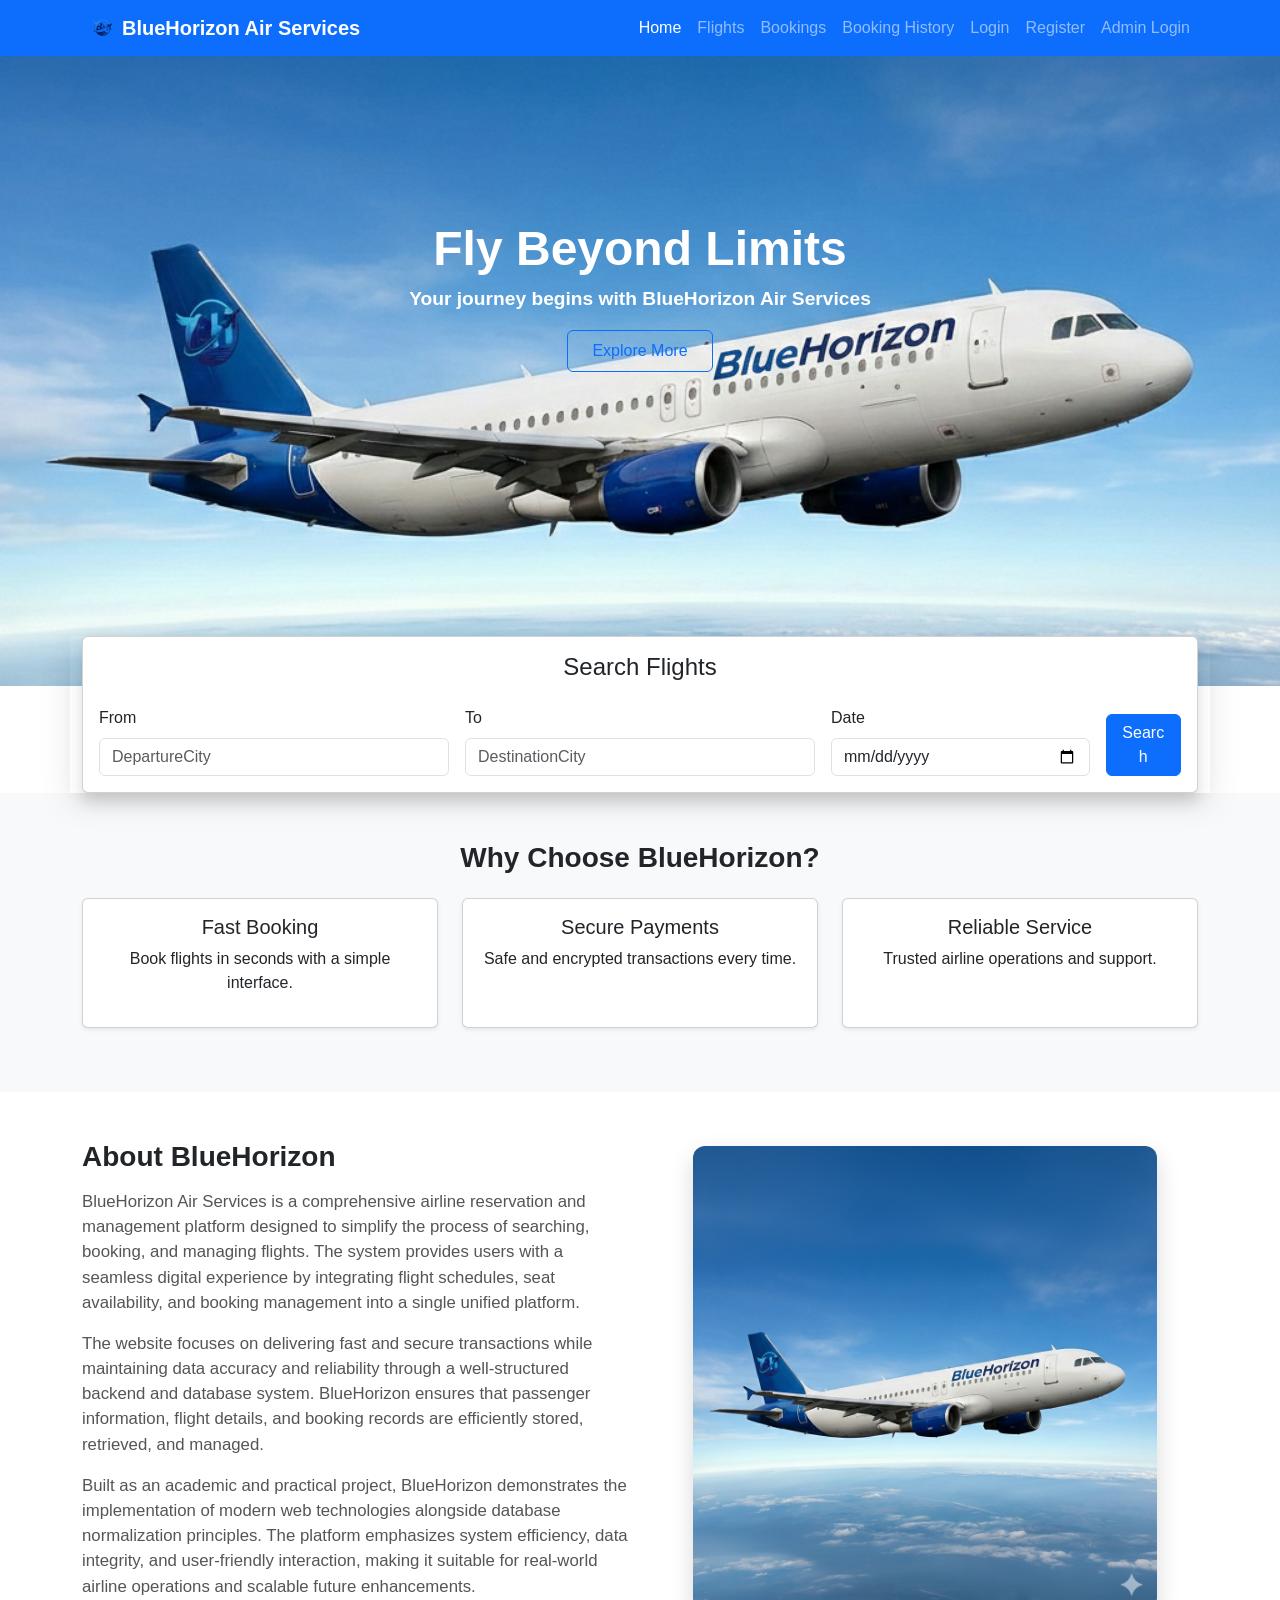
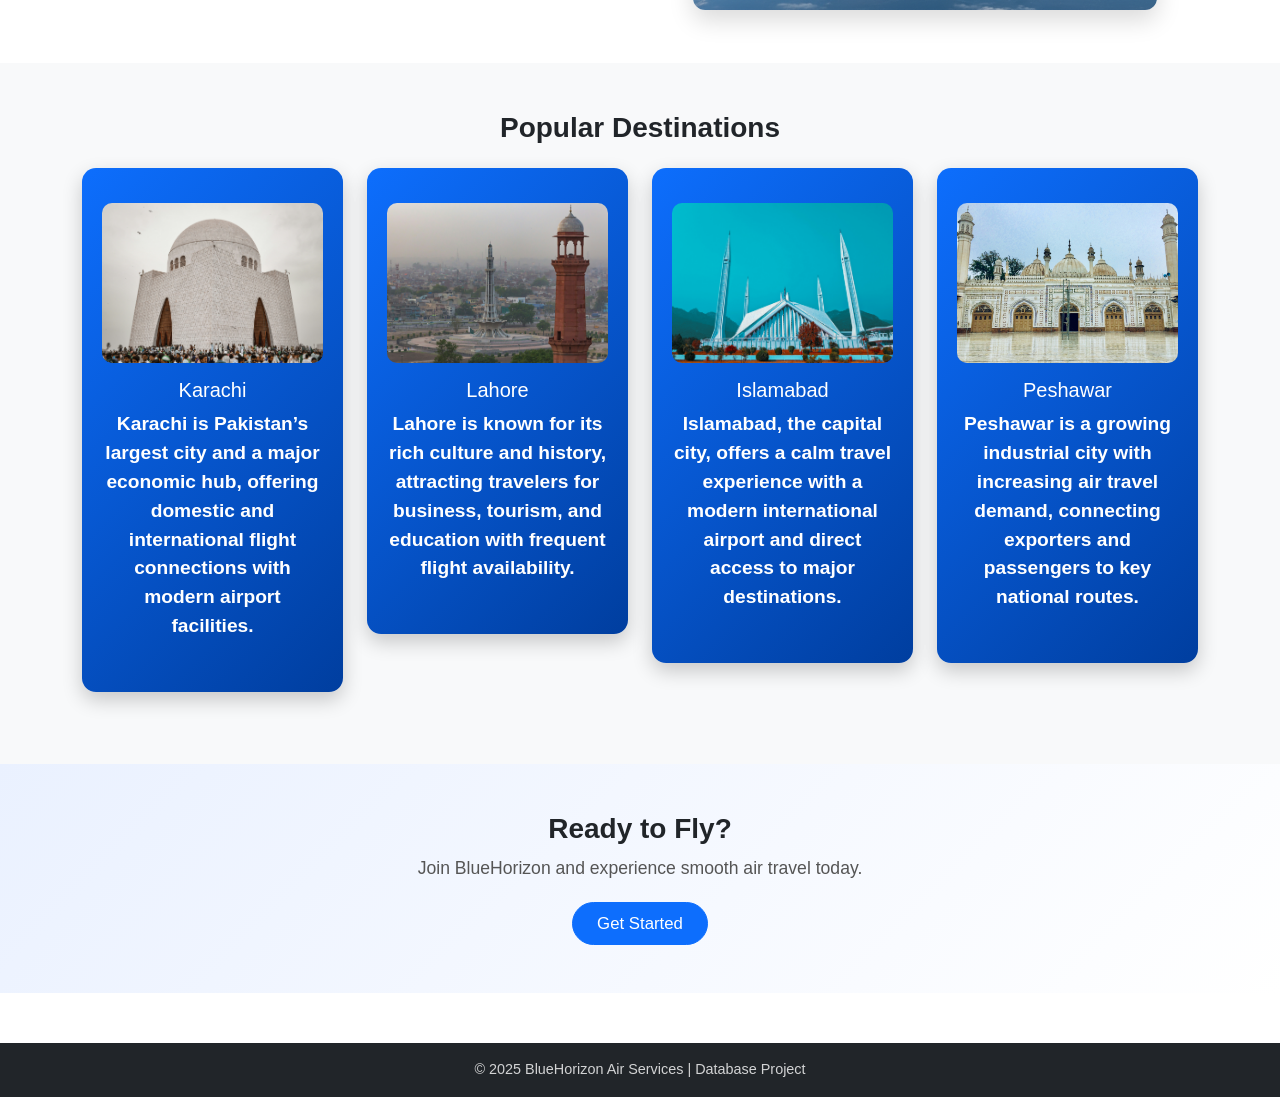
<file: public/index.html>
<!DOCTYPE html>
<html lang="en">

<head>
    <meta charset="UTF-8">
    <title> BlueHorizon Air Services</title>
    <link rel="icon" type="image/png" href="ChatGPT Image Dec 30, 2025, 06_00_56 AM.png">

    <meta name="viewport" content="width=device-width, initial-scale=1">

    <!-- Bootstrap -->
    <link href="https://cdn.jsdelivr.net/npm/bootstrap@5.3.2/dist/css/bootstrap.min.css" rel="stylesheet">

    <link rel="stylesheet" href="style.css">
</head>

<body>

    <!-- NAVBAR -->
    <!-- NAVBAR -->
    <nav class="navbar navbar-expand-lg navbar-dark bg-primary">
        <div class="container">
            <img src="logo2.png" alt="" class="logo-img">
            <a class="navbar-brand fw-bold" href="index.html">BlueHorizon Air Services</a>
            <button class="navbar-toggler" data-bs-toggle="collapse" data-bs-target="#navMenu">
                <span class="navbar-toggler-icon"></span>
            </button>

            <div class="collapse navbar-collapse" id="navMenu">
                <ul class="navbar-nav ms-auto">
                    <li class="nav-item">
                        <a class="nav-link active" href="index.html">Home</a>
                    </li>
                    <li class="nav-item">
                        <a class="nav-link" href="searchflight.html">Flights</a>
                    </li>
                    <li class="nav-item">
                        <a class="nav-link" href="bookings.html">Bookings</a>
                    </li>
                    <li class="nav-item">
                        <a class="nav-link" href="bookinghistory.html">Booking History</a>
                    </li>
                    <!-- Dynamic login/logout buttons -->
                    <li class="nav-item" id="loginNav">
                        <a class="nav-link" href="login.html">Login</a>
                    </li>
                    <li class="nav-item" id="registerNav">
                        <a class="nav-link" href="register.html">Register</a>
                    </li>
                    <!-- Logout button will be inserted here by JavaScript -->
                    <li class="nav-item">
                        <a class="nav-link" href="admin-login.html">Admin Login</a>
                    </li>
                </ul>
            </div>
        </div>
    </nav>

    <!-- HERO SECTION -->
    <section class="hero text-center">
        <div class="container">
            <h1>Fly Beyond Limits</h1>
            <p>Your journey begins with BlueHorizon Air Services</p>
            <a href="#features" class="btn btn-outline-primary px-4 py-2" type="button">Explore More</a>
        </div>
    </section>

    <!-- SEARCH SECTION -->
    <section class="container search-card">
        <div class="card shadow">
            <div class="card-body">
                <h4 class="text-center mb-4">Search Flights</h4>

                <form id="searchForm" class="row g-3">

                    <div class="col-md-4">
                        <label class="form-label">From</label>
                        <input type="text" id="departureCity" class="form-control" placeholder="DepartureCity" required>
                    </div>

                    <div class="col-md-4">
                        <label class="form-label">To</label>
                        <input type="text" id="destinationCity" class="form-control" placeholder="DestinationCity"
                            required>
                    </div>

                    <div class="col-md-3">
                        <label class="form-label">Date</label>
                        <input type="date" id="date" class="form-control" required>
                    </div>

                    <div class="col-md-1 d-flex align-items-end">
                        <button type="submit" class="btn btn-primary w-100">Search</button>
                    </div>

                </form>





            </div>
        </div>
    </section>

    <!-- FEATURES -->
    <section class="py-5 bg-light" id="features">
        <div class="container text-center">
            <h3 class="fw-bold mb-4">Why Choose BlueHorizon?</h3>

            <div class="row">
                <div class="col-md-4 mb-3">
                    <div class="card shadow-sm h-100">
                        <div class="card-body">
                            <h5>Fast Booking</h5>
                            <p>Book flights in seconds with a simple interface.</p>
                        </div>
                    </div>
                </div>

                <div class="col-md-4 mb-3">
                    <div class="card shadow-sm h-100">
                        <div class="card-body">
                            <h5>Secure Payments</h5>
                            <p>Safe and encrypted transactions every time.</p>
                        </div>
                    </div>
                </div>

                <div class="col-md-4 mb-3">
                    <div class="card shadow-sm h-100">
                        <div class="card-body">
                            <h5>Reliable Service</h5>
                            <p>Trusted airline operations and support.</p>
                        </div>
                    </div>
                </div>
            </div>
        </div>
    </section>
    <section class="about-section py-5">
        <div class="container">
            <div class="row align-items-center">
                <div class="col-md-6">
                    <h3 class="fw-bold">About BlueHorizon</h3>

                    <p>
                        BlueHorizon Air Services is a comprehensive airline reservation and
                        management platform designed to simplify the process of searching,
                        booking, and managing flights. The system provides users with a
                        seamless digital experience by integrating flight schedules,
                        seat availability, and booking management into a single unified
                        platform.
                    </p>

                    <p>
                        The website focuses on delivering fast and secure transactions while
                        maintaining data accuracy and reliability through a well-structured
                        backend and database system. BlueHorizon ensures that passenger
                        information, flight details, and booking records are efficiently
                        stored, retrieved, and managed.
                    </p>

                    <p>
                        Built as an academic and practical project, BlueHorizon demonstrates
                        the implementation of modern web technologies alongside database
                        normalization principles. The platform emphasizes system efficiency,
                        data integrity, and user-friendly interaction, making it suitable
                        for real-world airline operations and scalable future enhancements.
                    </p>
                </div>

                <div class="col-md-6 text-center">
                    <img src="Overlogo.png" class="img-fluid about-img" alt="Airplane">
                </div>
            </div>
        </div>
    </section>

    <section class="destinations py-5 bg-light">
        <div class="container text-center">
            <h3 class="fw-bold mb-4">Popular Destinations</h3>

            <div class="row">
                <!-- Karachi -->
                <div class="col-md-3 mb-4">
                    <div class="destination-card">
                        <img src="Karachi.jpg" alt="Karachi" class="destination-img">
                        <h5>Karachi</h5>
                        <p>
                            Karachi is Pakistan’s largest city and a major economic hub,
                            offering domestic and international flight connections with
                            modern airport facilities.
                        </p>
                    </div>
                </div>

                <!-- Lahore -->
                <div class="col-md-3 mb-4">
                    <div class="destination-card">
                        <img src="Lahore.jpg" alt="Lahore" class="destination-img">
                        <h5>Lahore</h5>
                        <p>
                            Lahore is known for its rich culture and history, attracting
                            travelers for business, tourism, and education with frequent
                            flight availability.
                        </p>
                    </div>
                </div>

                <!-- Islamabad -->
                <div class="col-md-3 mb-4">
                    <div class="destination-card">
                        <img src="islamabad.jpg" alt="Islamabad" class="destination-img">
                        <h5>Islamabad</h5>
                        <p>
                            Islamabad, the capital city, offers a calm travel experience
                            with a modern international airport and direct access to major
                            destinations.
                        </p>
                    </div>
                </div>

                <!-- Sialkot -->
                <div class="col-md-3 mb-4">
                    <div class="destination-card">
                        <img src="peshawar.jpg" alt="Sialkot" class="destination-img">
                        <h5>Peshawar</h5>
                        <p>
                            Peshawar is a growing industrial city with increasing air travel
                            demand, connecting exporters and passengers to key national
                            routes.
                        </p>
                    </div>
                </div>
            </div>
        </div>
    </section>


    <section class="cta-section py-5 text-center">
        <div class="container">
            <h3 class="fw-bold">Ready to Fly?</h3>
            <p>Join BlueHorizon and experience smooth air travel today.</p>
            <a href="register.html" class="btn btn-primary px-4 py-2">Get Started</a>
        </div>
    </section>


    <!-- FOOTER -->
    <footer class="text-center py-3">
        <p class="mb-0">© 2025 BlueHorizon Air Services | Database Project</p>
    </footer>


    <!-- Bootstrap JS -->
    <script src="https://cdn.jsdelivr.net/npm/bootstrap@5.3.2/dist/js/bootstrap.bundle.min.js"></script>
    <!-- Bootstrap Icons -->
    <link rel="stylesheet" href="https://cdn.jsdelivr.net/npm/bootstrap-icons@1.10.0/font/bootstrap-icons.css">
    <!-- Your scripts -->
    <script src="searchflight.js"></script>
    <script src="login.js"></script>
    <script src="index.js"></script>


</body>

</html>
</file>
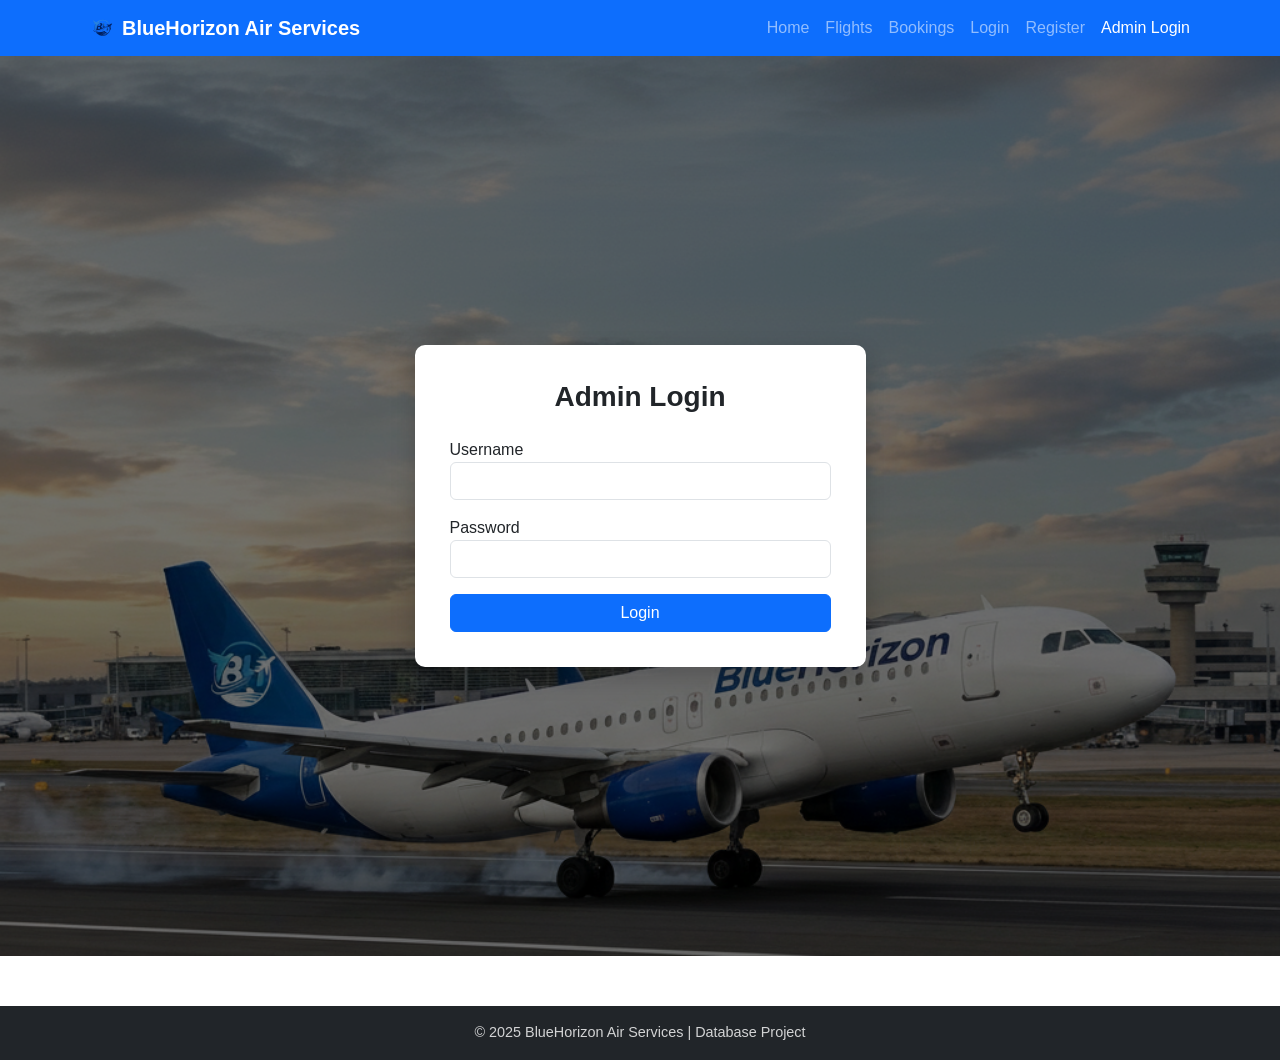
<file: public/admin-dashboard.html>
<!DOCTYPE html>
<html lang="en">

<head>
    <meta charset="UTF-8">
    <title>Admin Dashboard | BlueHorizon</title>
    <meta name="viewport" content="width=device-width, initial-scale=1">
    <link href="https://cdn.jsdelivr.net/npm/bootstrap@5.3.2/dist/css/bootstrap.min.css" rel="stylesheet">
    <link rel="stylesheet" href="style.css">
</head>

<body>

    <!-- NAVBAR -->
    <nav class="navbar navbar-expand-lg navbar-dark bg-primary">
        <div class="container">
            <img src="logo2.png" alt="" class="logo-img">
            <a class="navbar-brand fw-bold" href="#">BlueHorizon Air Services</a>
            <button class="navbar-toggler" data-bs-toggle="collapse" data-bs-target="#navMenu">
                <span class="navbar-toggler-icon"></span>
            </button>
            <div class="collapse navbar-collapse" id="navMenu">
                <ul class="navbar-nav ms-auto">
                    <li class="nav-item"><a class="nav-link" href="index.html">Home</a></li>
                    <li class="nav-item"><a class="nav-link" href="searchflight.html">Flights</a></li>
                    <li class="nav-item"><a class="nav-link" href="bookings.html">Bookings</a></li>
                    <li class="nav-item"><a class="nav-link" href="admin-dashboard.html">Admin Dashboard</a></li>
                    <li class="nav-item"><a class="nav-link" href="#" onclick="adminLogout()">Logout</a></li>
                </ul>
            </div>
        </div>
    </nav>

    <!-- ADMIN DASHBOARD -->
    <section class="admin-dashboard py-5">
        <div class="container">
            <!-- Welcome Header -->
            <div class="text-center mb-5">
                <h1 class="display-5 fw-bold text-primary">Admin Dashboard</h1>
                <p class="lead text-muted">Manage your airline system efficiently</p>
            </div>

            <!-- Management Options -->
            <div class="row justify-content-center">
                <div class="col-md-4 mb-4">
                    <div class="dashboard-card text-center h-100">
                        <div class="mb-4">
                            <div class="admin-icon flight-icon">✈️</div>
                        </div>
                        <h3 class="mb-3">Manage Flights</h3>
                        <p class="text-muted mb-4">Add, edit, or remove flights from the system</p>
                        <a href="admin-flights.html" class="btn btn-primary w-100">Go to Flight Management</a>
                    </div>
                </div>

                <div class="col-md-4 mb-4">
                    <div class="dashboard-card text-center h-100">
                        <div class="mb-4">
                            <div class="admin-icon user-icon">👥</div>
                        </div>
                        <h3 class="mb-3">Manage Users</h3>
                        <p class="text-muted mb-4">View and manage user accounts and permissions</p>
                        <a href="admin-users.html" class="btn btn-primary w-100">Go to User Management</a>
                    </div>
                </div>

                <div class="col-md-4 mb-4">
                    <div class="dashboard-card text-center h-100">
                        <div class="mb-4">
                            <div class="admin-icon notification-icon">🔔</div>
                        </div>
                        <h3 class="mb-3">Notifications</h3>
                        <p class="text-muted mb-4">View system notifications and alerts</p>
                        <a href="admin-notifications.html" class="btn btn-primary w-100">View Notifications</a>
                    </div>
                </div>
            </div>

            <!-- Quick Links -->
            <div class="row mt-5">
                <div class="col-12">
                    <div class="dashboard-card">
                        <h4 class="mb-4">Quick Links</h4>
                        <div class="row">
                            <div class="col-md-3 mb-3">
                                <a href="admin-login.html" class="btn btn-outline-primary w-100">Admin Login</a>
                            </div>
                            <div class="col-md-3 mb-3">
                                <a href="searchflight.html" class="btn btn-outline-primary w-100">Flight Search</a>
                            </div>
                            <div class="col-md-3 mb-3">
                                <a href="bookings.html" class="btn btn-outline-primary w-100">View Bookings</a>
                            </div>
                            <div class="col-md-3 mb-3">
                                <a href="index.html" class="btn btn-outline-primary w-100">Back to Home</a>
                            </div>
                        </div>
                    </div>
                </div>
            </div>
        </div>
    </section>

    <!-- FOOTER -->
    <footer class="text-center py-3">
        <p class="mb-0">© 2025 BlueHorizon Air Services | Database Project</p>
    </footer>

    <script>
        if (localStorage.getItem("isAdmin") !== "true") {
            window.location.href = "admin-login.html";
        }

        function adminLogout() {
            localStorage.removeItem("isAdmin");
            window.location.href = "admin-login.html";
        }
    </script>

</body>

</html>
</file>
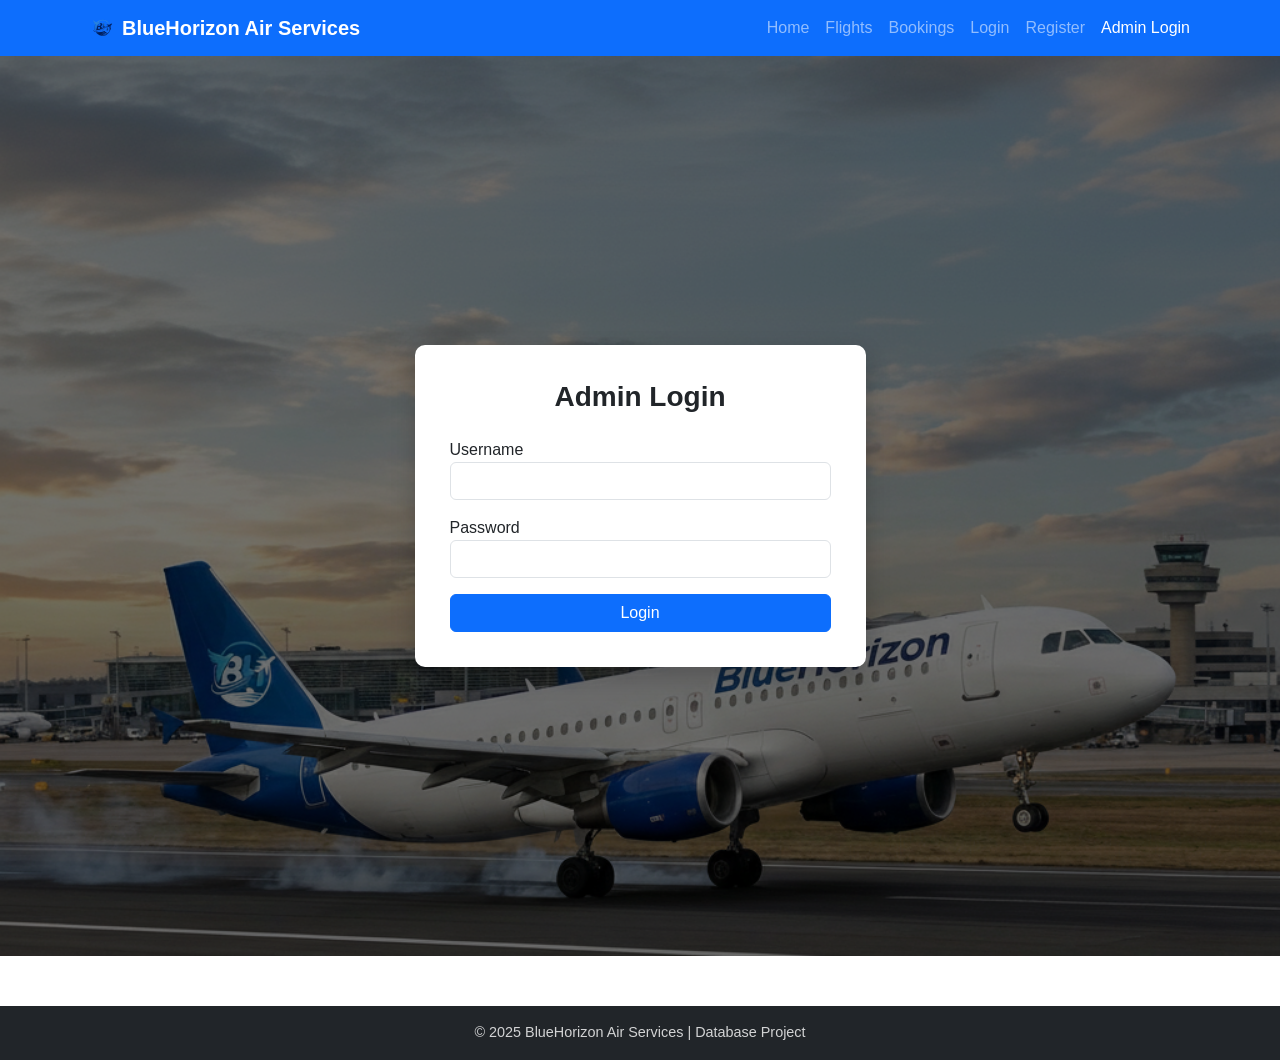
<file: public/admin-flights.html>
<!DOCTYPE html>
<html lang="en">

<head>
    <meta charset="UTF-8">
    <title>Manage Flights | BlueHorizon</title>
    <meta name="viewport" content="width=device-width, initial-scale=1">
    <link href="https://cdn.jsdelivr.net/npm/bootstrap@5.3.2/dist/css/bootstrap.min.css" rel="stylesheet">
    <link rel="stylesheet" href="https://cdn.jsdelivr.net/npm/bootstrap-icons@1.11.1/font/bootstrap-icons.css">
    <link rel="stylesheet" href="style.css">
</head>

<body>

    <!-- NAVBAR -->
    <nav class="navbar navbar-expand-lg navbar-dark bg-primary">
        <div class="container">
            <img src="logo2.png" alt="" class="logo-img">
            <a class="navbar-brand fw-bold" href="#">BlueHorizon Air Services</a>
            <button class="navbar-toggler" data-bs-toggle="collapse" data-bs-target="#navMenu">
                <span class="navbar-toggler-icon"></span>
            </button>
            <div class="collapse navbar-collapse" id="navMenu">
                <ul class="navbar-nav ms-auto">
                    <li class="nav-item"><a class="nav-link" href="index.html">Home</a></li>
                    <li class="nav-item"><a class="nav-link" href="admin-dashboard.html">Admin Dashboard</a></li>
                    <li class="nav-item"><a class="nav-link active" href="admin-flights.html">Manage Flights</a></li>
                    <li class="nav-item"><a class="nav-link" href="admin-users.html">Manage Users</a></li>
                    <li class="nav-item"><a class="nav-link" href="admin-notifications.html">Notifications</a></li>
                    <li class="nav-item"><a class="nav-link" href="#" onclick="adminLogout()">Logout</a></li>
                </ul>
            </div>
        </div>
    </nav>

    <!-- FLIGHT MANAGEMENT SECTION -->
    <section class="flight-management">
        <div class="container">
            <!-- Page Header -->
            <div class="page-header">
                <h2><i class="bi bi-airplane me-2"></i>Manage Flights</h2>
                <a href="admin-dashboard.html" class="back-btn">
                    <i class="bi bi-arrow-left"></i> Back to Dashboard
                </a>
            </div>

            <!-- Search and Actions -->
            <div class="search-section">
                <div class="search-box">
                    <div class="input-group">
                        <input type="text" id="searchInput" class="form-control"
                            placeholder="Search by flight number, departure or destination...">
                        <button class="btn btn-primary" onclick="searchFlights()">
                            <i class="bi bi-search me-2"></i> Search
                        </button>
                    </div>
                </div>
                <button class="add-flight-btn" onclick="showAddForm()">
                    <i class="bi bi-plus-circle"></i> Add New Flight
                </button>
            </div>

            <!-- Add Flight Form (Initially Hidden) -->
            <div id="addFlightForm" class="add-form-container" style="display: none;">
                <div class="add-form-header">
                    <h4><i class="bi bi-plus-circle me-2"></i>Add New Flight</h4>
                    <button class="close-btn" onclick="hideAddForm()">
                        <i class="bi bi-x"></i>
                    </button>
                </div>
                <div class="add-form-body">
                    <div class="form-row">
                        <div class="form-group">
                            <label>Flight Number *</label>
                            <input type="text" id="addFlightNumber" class="form-control" placeholder="e.g., BH101"
                                required>
                        </div>
                        <div class="form-group">
                            <label>Price (PKR) *</label>
                            <input type="number" id="addPrice" class="form-control" placeholder="e.g., 5000" min="0"
                                required>
                        </div>
                    </div>
                    <div class="form-row">
                        <div class="form-group">
                            <label>Departure City *</label>
                            <input type="text" id="addDepartureCity" class="form-control" placeholder="e.g., Delhi"
                                required>
                        </div>
                        <div class="form-group">
                            <label>Destination City *</label>
                            <input type="text" id="addDestinationCity" class="form-control" placeholder="e.g., Mumbai"
                                required>
                        </div>
                    </div>
                    <div class="form-row">
                        <div class="form-group">
                            <label>Departure Date *</label>
                            <input type="date" id="addDepartureDate" class="form-control" required>
                        </div>
                        <div class="form-group">
                            <label>Departure Time *</label>
                            <input type="time" id="addDepartureTime" class="form-control" required>
                        </div>
                        <div class="form-group">
                            <label>Arrival Time *</label>
                            <input type="time" id="addArrivalTime" class="form-control" required>
                        </div>
                    </div>
                    <div class="form-actions">
                        <button class="btn btn-cancel" onclick="hideAddForm()">
                            <i class="bi bi-x me-2"></i> Cancel
                        </button>
                        <button class="btn btn-save" onclick="addFlight()">
                            <i class="bi bi-check me-2"></i> Add Flight
                        </button>
                    </div>
                </div>
            </div>

            <!-- Edit Flight Form (Initially Hidden) -->
            <div id="editFlightForm" class="edit-form-container" style="display: none;">
                <div class="edit-form-header">
                    <h4><i class="bi bi-pencil me-2"></i>Edit Flight</h4>
                    <button class="close-btn" onclick="cancelEdit()">
                        <i class="bi bi-x"></i>
                    </button>
                </div>
                <div class="edit-form-body">
                    <input type="hidden" id="editFlightId">
                    <div class="form-row">
                        <div class="form-group">
                            <label>Flight Number *</label>
                            <input type="text" id="editFlightNumber" class="form-control" required>
                        </div>
                        <div class="form-group">
                            <label>Price (PKR) *</label>
                            <input type="number" id="editPrice" class="form-control" min="0" required>
                        </div>
                    </div>
                    <div class="form-row">
                        <div class="form-group">
                            <label>Departure City *</label>
                            <input type="text" id="editDepartureCity" class="form-control" required>
                        </div>
                        <div class="form-group">
                            <label>Destination City *</label>
                            <input type="text" id="editDestinationCity" class="form-control" required>
                        </div>
                    </div>
                    <div class="form-row">
                        <div class="form-group">
                            <label>Departure Date *</label>
                            <input type="date" id="editDepartureDate" class="form-control" required>
                        </div>
                        <div class="form-group">
                            <label>Departure Time *</label>
                            <input type="time" id="editDepartureTime" class="form-control" required>
                        </div>
                        <div class="form-group">
                            <label>Arrival Time *</label>
                            <input type="time" id="editArrivalTime" class="form-control" required>
                        </div>
                    </div>
                    <div class="form-actions">
                        <button class="btn btn-cancel" onclick="cancelEdit()">
                            <i class="bi bi-x me-2"></i> Cancel
                        </button>
                        <button class="btn btn-save" onclick="saveFlight()">
                            <i class="bi bi-check me-2"></i> Save Changes
                        </button>
                    </div>
                </div>
            </div>

            <!-- Loading State -->
            <div id="loadingSpinner" class="loading-state" style="display: none;">
                <div class="spinner-border" role="status">
                    <span class="visually-hidden">Loading...</span>
                </div>
                <p class="mt-3">Loading flights...</p>
            </div>

            <!-- Flights Table -->
            <div id="flightsTable" class="flights-table-container" style="display: none;">
                <table class="table table-hover">
                    <thead>
                        <tr>
                            <th>ID</th>
                            <th>Flight No.</th>
                            <th>Route</th>
                            <th>Date</th>
                            <th>Time</th>
                            <th>Price</th>
                            <th>Actions</th>
                        </tr>
                    </thead>
                    <tbody id="flightsTableBody">
                        <!-- Flights will be loaded here -->
                    </tbody>
                </table>
            </div>

            <!-- Empty State -->
            <div id="noFlightsMessage" class="empty-state" style="display: none;">
                <i class="bi bi-airplane"></i>
                <h4>No Flights Found</h4>
                <p>There are no flights in the system yet.</p>
                <button class="add-flight-btn" onclick="showAddForm()">
                    <i class="bi bi-plus-circle"></i> Add First Flight
                </button>
            </div>

            <!-- Error State -->
            <div id="errorMessage" class="error-state" style="display: none;">
                <i class="bi bi-exclamation-triangle"></i>
                <h4>Error Loading Flights</h4>
                <p id="errorText">Failed to load flights. Please try again.</p>
            </div>

        </div>
    </section>

    <!-- Delete Confirmation Dialog -->
    <div id="confirmationDialog" class="confirmation-dialog">
        <div class="confirmation-box">
            <div class="confirmation-header">
                <i class="bi bi-exclamation-triangle"></i>
                <h4>Confirm Delete</h4>
                <button class="close-btn" onclick="hideConfirmation()">
                    <i class="bi bi-x"></i>
                </button>
            </div>
            <div class="confirmation-body">
                <p>Are you sure you want to delete this flight? This action cannot be undone.</p>
                <input type="hidden" id="deleteFlightId">
            </div>
            <div class="confirmation-actions">
                <button class="btn btn-cancel" onclick="hideConfirmation()">
                    <i class="bi bi-x me-2"></i> Cancel
                </button>
                <button class="btn btn-delete-confirm" onclick="confirmDelete()">
                    <i class="bi bi-trash me-2"></i> Delete Flight
                </button>
            </div>
        </div>
    </div>

    <!-- Success Message -->
    <div id="successMessage" class="success-message" style="display: none;">
        <i class="bi bi-check-circle"></i>
        <span id="successText">Operation completed successfully!</span>
        <button class="close-btn" onclick="hideSuccess()">
            <i class="bi bi-x"></i>
        </button>
    </div>

    <!-- FOOTER -->
    <footer class="text-center py-3">
        <p class="mb-0">© 2025 BlueHorizon Air Services | Database Project</p>
    </footer>

    <script>
        // Check admin authentication
        if (localStorage.getItem("isAdmin") !== "true") {
            window.location.href = "admin-login.html";
        }

        function adminLogout() {
            localStorage.removeItem("isAdmin");
            window.location.href = "admin-login.html";
        }
    </script>
    <script src="admin-flights.js"></script>

</body>

</html>
</file>
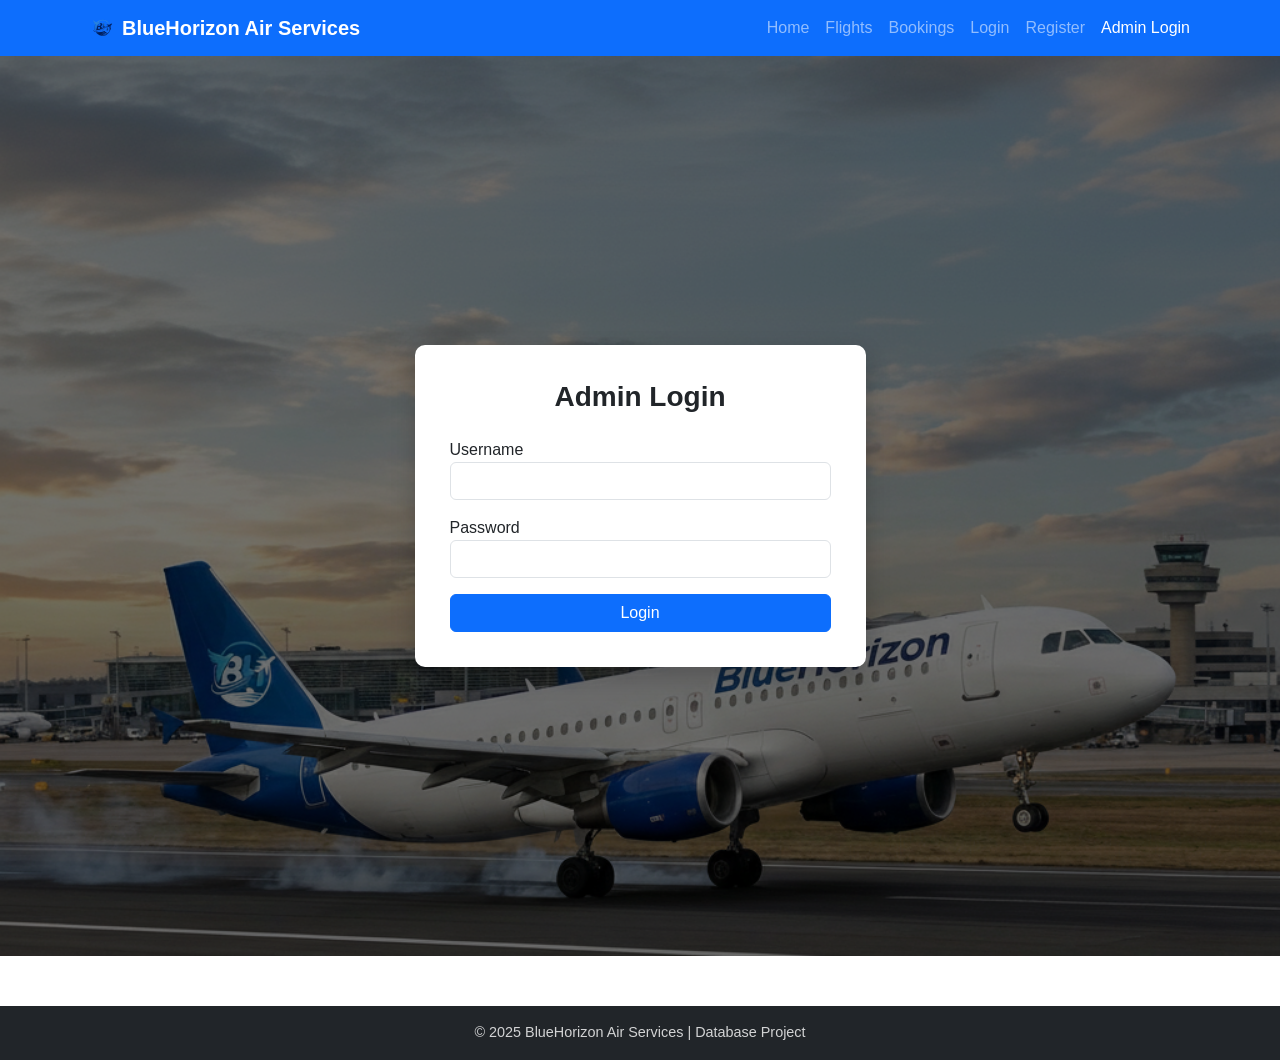
<file: public/admin-login.html>
<!DOCTYPE html>
<html lang="en">

<head>
    <meta charset="UTF-8">
    <title>Admin Login | BlueHorizon</title>
    <meta name="viewport" content="width=device-width, initial-scale=1">

    <!-- Bootstrap -->
    <link href="https://cdn.jsdelivr.net/npm/bootstrap@5.3.2/dist/css/bootstrap.min.css" rel="stylesheet">
    <link rel="stylesheet" href="style.css">
</head>

<body>

    <!-- NAVBAR -->
    <nav class="navbar navbar-expand-lg navbar-dark bg-primary">
        <div class="container">
            <img src="logo2.png" alt="" class="logo-img">
            <a class="navbar-brand fw-bold" href="#">BlueHorizon Air Services</a>
            <button class="navbar-toggler" data-bs-toggle="collapse" data-bs-target="#navMenu">
                <span class="navbar-toggler-icon"></span>
            </button>

            <div class="collapse navbar-collapse" id="navMenu">
                <ul class="navbar-nav ms-auto">
                    <li class="nav-item"><a class="nav-link " href="index.html">Home</a></li>
                    <li class="nav-item"><a class="nav-link" href="searchflight.html">Flights</a></li>
                    <li class="nav-item"><a class="nav-link" href="bookings.html">Bookings</a></li>
                    <li class="nav-item"><a class="nav-link " href="login.html" id="loginNav">Login</a></li>
                    <li class="nav-item"><a class="nav-link" href="register.html" id="registerNav">Register</a></li>
                    <li class="nav-item"><a class="nav-link active" href="admin-login.html">Admin Login</a></li>
                </ul>
            </div>
        </div>
    </nav>

    <!-- LOGIN SECTION -->
    <section class="auth-section">
        <div class="container">
            <div class="row justify-content-center">
                <div class="col-md-5">

                    <div class="auth-card">
                        <h3 class="text-center mb-4">Admin Login</h3>

                        <form onsubmit="return adminLogin()">
                            <div class="mb-3">
                                <label>Username</label>
                                <input type="text" id="adminUser" class="form-control" required>
                            </div>

                            <div class="mb-3">
                                <label>Password</label>
                                <input type="password" id="adminPass" class="form-control" required>
                            </div>

                            <p id="errorMsg" class="text-danger text-center"></p>

                            <button class="btn btn-primary w-100">Login</button>
                        </form>
                    </div>

                </div>
            </div>
        </div>
    </section>


    <!-- FOOTER -->
    <footer class="text-center py-3">
        <p class="mb-0">© 2025 BlueHorizon Air Services | Database Project</p>
    </footer>


    <script src="admin-login.js"></script>

</body>

</html>
</file>
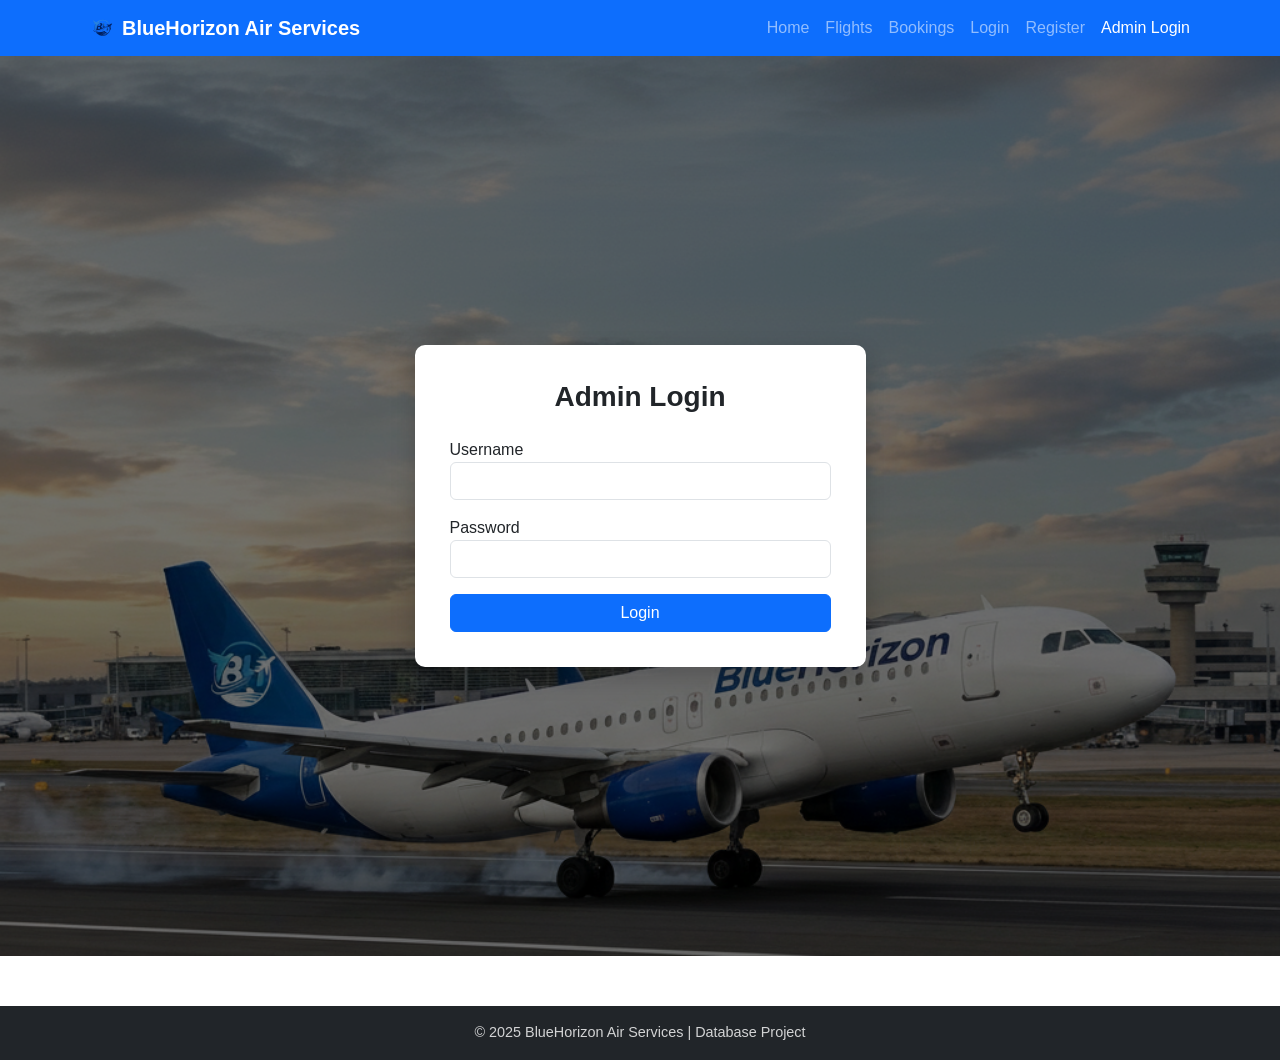
<file: public/admin-notifications.html>
<!DOCTYPE html>
<html lang="en">

<head>
    <meta charset="UTF-8">
    <title>Admin Notifications | BlueHorizon</title>
    <meta name="viewport" content="width=device-width, initial-scale=1">
    <link href="https://cdn.jsdelivr.net/npm/bootstrap@5.3.2/dist/css/bootstrap.min.css" rel="stylesheet">
    <link rel="stylesheet" href="style.css">
    <style>
        /* Add some custom styling for better notification display */
        .notification-item {
            transition: all 0.3s ease;
            border-left: 4px solid #007bff;
        }

        .notification-item:hover {
            background-color: #f8f9fa;
            transform: translateX(5px);
        }

        .notification-item.new {
            border-left-color: #dc3545;
            background-color: #fff3cd;
        }

        .notification-type {
            font-weight: 600;
            text-transform: capitalize;
        }
    </style>
</head>

<body>
    <!-- NAVBAR -->
    <nav class="navbar navbar-expand-lg navbar-dark bg-primary">
        <div class="container">
            <img src="logo2.png" alt="" class="logo-img">
            <a class="navbar-brand fw-bold" href="#">BlueHorizon Air Services</a>
            <button class="navbar-toggler" data-bs-toggle="collapse" data-bs-target="#navMenu">
                <span class="navbar-toggler-icon"></span>
            </button>
            <div class="collapse navbar-collapse" id="navMenu">
                <ul class="navbar-nav ms-auto">
                    <li class="nav-item"><a class="nav-link active" href="index.html">Home</a></li>
                    <li class="nav-item"><a class="nav-link" href="searchflight.html">Flights</a></li>
                    <li class="nav-item"><a class="nav-link" href="bookings.html">Bookings</a></li>
                    <li class="nav-item"><a class="nav-link" href="login.html" id="loginNav">Login</a></li>
                    <li class="nav-item"><a class="nav-link" href="register.html" id="registerNav">Register</a></li>
                    <li class="nav-item"><a class="nav-link" href="admin-login.html">Admin Login</a></li>
                    <li class="nav-item"><a class="nav-link" href="#" onclick="adminLogout()">Logout</a></li>
                </ul>
            </div>
        </div>
    </nav>

    <!-- NOTIFICATIONS -->
    <section class="container my-5">
        <div class="d-flex justify-content-between align-items-center mb-4">
            <h2 class="mb-0">System Notifications</h2>
            <button class="btn btn-outline-primary btn-sm" onclick="refreshNotifications()">
                Refresh
            </button>
        </div>

        <div class="card shadow">
            <div class="card-header bg-light">
                <div class="row">
                    <div class="col-md-6"><strong>Notification</strong></div>
                    <div class="col-md-3"><strong>Type</strong></div>
                    <div class="col-md-3"><strong>Time</strong></div>
                </div>
            </div>
            <div class="list-group list-group-flush" id="notificationList">
                <!-- Notifications will be loaded here -->
            </div>
        </div>
    </section>

    <div class="container mb-4">
        <a href="admin-dashboard.html" class="btn btn-primary">
            ← Back to Dashboard
        </a>
    </div>

    <!-- FOOTER -->
    <footer class="text-center py-3 bg-light mt-5">
        <p class="mb-0">© 2025 BlueHorizon Air Services | Database Project</p>
    </footer>

    <script>
        // Admin authentication check
        if (localStorage.getItem("isAdmin") !== "true") {
            window.location.href = "admin-login.html";
        }

        function adminLogout() {
            localStorage.removeItem("isAdmin");
            window.location.href = "admin-login.html";
        }

        function refreshNotifications() {
            location.reload();
        }
    </script>

    <script src="admin-notification.js"></script>
</body>

</html>
</file>
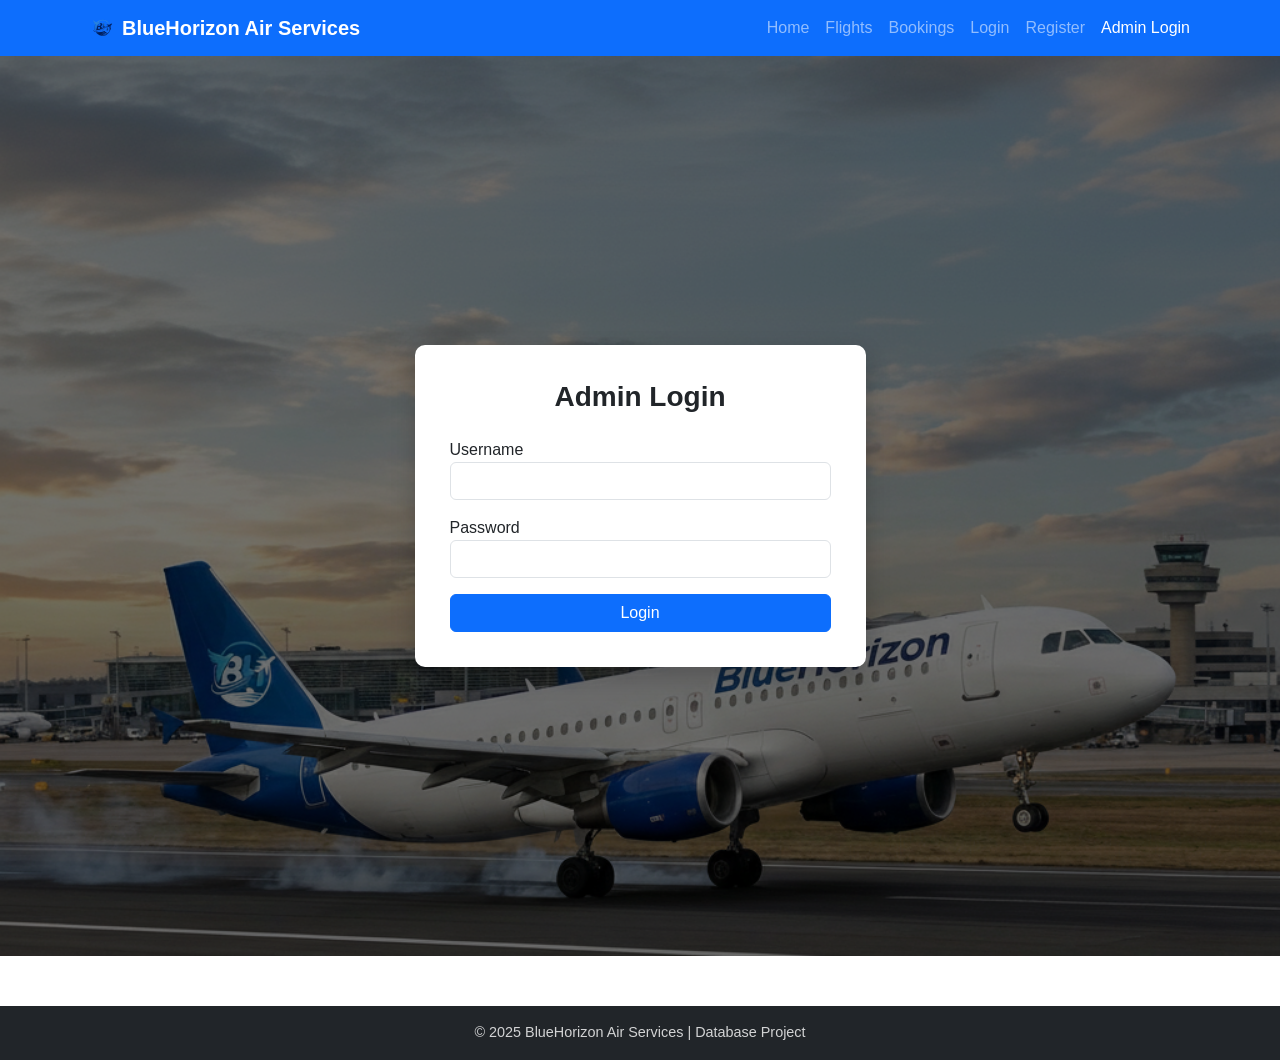
<file: public/admin-users.html>
<!DOCTYPE html>
<html lang="en">

<head>
    <meta charset="UTF-8">
    <title>Manage Users | BlueHorizon</title>
    <meta name="viewport" content="width=device-width, initial-scale=1">
    <link href="https://cdn.jsdelivr.net/npm/bootstrap@5.3.2/dist/css/bootstrap.min.css" rel="stylesheet">
    <link rel="stylesheet" href="https://cdn.jsdelivr.net/npm/bootstrap-icons@1.11.1/font/bootstrap-icons.css">
    <link rel="stylesheet" href="style.css">

</head>

<body>

    <!-- NAVBAR -->
    <nav class="navbar navbar-expand-lg navbar-dark bg-primary">
        <div class="container">
            <img src="logo2.png" alt="" class="logo-img">
            <a class="navbar-brand fw-bold" href="#">BlueHorizon Air Services</a>
            <button class="navbar-toggler" data-bs-toggle="collapse" data-bs-target="#navMenu">
                <span class="navbar-toggler-icon"></span>
            </button>
            <div class="collapse navbar-collapse" id="navMenu">
                <ul class="navbar-nav ms-auto">
                    <li class="nav-item"><a class="nav-link" href="index.html">Home</a></li>
                    <li class="nav-item"><a class="nav-link" href="admin-dashboard.html">Admin Dashboard</a></li>
                    <li class="nav-item"><a class="nav-link active" href="admin-users.html">Manage Users</a></li>
                    <li class="nav-item"><a class="nav-link" href="admin-notifications.html">Notifications</a></li>
                    <li class="nav-item"><a class="nav-link" href="#" onclick="adminLogout()">Logout</a></li>
                </ul>
            </div>
        </div>
    </nav>

    <!-- USER MANAGEMENT SECTION -->
    <section class="user-management">
        <div class="container">
            <!-- Page Header -->
            <div class="page-header">
                <h2><i class="bi bi-people me-2"></i>Manage Users</h2>
                <a href="admin-dashboard.html" class="back-btn">
                    <i class="bi bi-arrow-left"></i> Back to Dashboard
                </a>
            </div>

            <!-- Search and Actions -->
            <div class="search-section">
                <div class="search-box">
                    <div class="input-group">
                        <input type="text" id="searchInput" class="form-control"
                            placeholder="Search by name or email...">
                        <button class="btn btn-primary" onclick="searchUsers()">
                            <i class="bi bi-search me-2"></i> Search
                        </button>
                    </div>
                </div>
                <button class="add-user-btn" onclick="showAddForm()">
                    <i class="bi bi-person-plus"></i> Add New User
                </button>
            </div>

            <!-- Add User Form (Initially Hidden) -->
            <div id="addUserForm" class="add-form-container" style="display: none;">
                <div class="add-form-header">
                    <h4><i class="bi bi-person-plus me-2"></i>Add New User</h4>
                    <button class="close-btn" onclick="hideAddForm()">
                        <i class="bi bi-x"></i>
                    </button>
                </div>
                <div class="add-form-body">
                    <div class="form-row">
                        <div class="form-group">
                            <label>First Name *</label>
                            <input type="text" id="addFirstName" class="form-control" placeholder="Enter first name"
                                required>
                        </div>
                        <div class="form-group">
                            <label>Last Name *</label>
                            <input type="text" id="addLastName" class="form-control" placeholder="Enter last name"
                                required>
                        </div>
                    </div>
                    <div class="form-row">
                        <div class="form-group">
                            <label>Email *</label>
                            <input type="email" id="addEmail" class="form-control" placeholder="Enter email address"
                                required>
                        </div>
                        <div class="form-group">
                            <label>Password *</label>
                            <input type="password" id="addPassword" class="form-control" placeholder="Enter password"
                                required>
                        </div>
                    </div>
                    <div class="form-actions">
                        <button class="btn btn-cancel" onclick="hideAddForm()">
                            <i class="bi bi-x me-2"></i> Cancel
                        </button>
                        <button class="btn btn-save" onclick="addUser()">
                            <i class="bi bi-check me-2"></i> Add User
                        </button>
                    </div>
                </div>
            </div>

            <!-- Edit User Form (Initially Hidden) -->
            <div id="editUserForm" class="edit-form-container" style="display: none;">
                <div class="edit-form-header">
                    <h4><i class="bi bi-pencil me-2"></i>Edit User</h4>
                    <button class="close-btn" onclick="cancelEdit()">
                        <i class="bi bi-x"></i>
                    </button>
                </div>
                <div class="edit-form-body">
                    <input type="hidden" id="editUserId">
                    <div class="form-row">
                        <div class="form-group">
                            <label>First Name *</label>
                            <input type="text" id="editFirstName" class="form-control" required>
                        </div>
                        <div class="form-group">
                            <label>Last Name *</label>
                            <input type="text" id="editLastName" class="form-control" required>
                        </div>
                    </div>
                    <div class="form-row">
                        <div class="form-group">
                            <label>Email *</label>
                            <input type="email" id="editEmail" class="form-control" required>
                        </div>
                        <div class="form-group">
                            <label>Status</label>
                            <select id="editStatus" class="form-control">
                                <option value="active">Active</option>
                                <option value="inactive">Inactive</option>
                            </select>
                        </div>
                    </div>
                    <div class="form-actions">
                        <button class="btn btn-cancel" onclick="cancelEdit()">
                            <i class="bi bi-x me-2"></i> Cancel
                        </button>
                        <button class="btn btn-save" onclick="saveUser()">
                            <i class="bi bi-check me-2"></i> Save Changes
                        </button>
                    </div>
                </div>
            </div>

            <!-- Loading State -->
            <div id="loadingSpinner" class="loading-state" style="display: none;">
                <div class="spinner-border" role="status">
                    <span class="visually-hidden">Loading...</span>
                </div>
                <p class="mt-3">Loading users...</p>
            </div>

            <!-- Users Table -->
            <div id="usersTable" class="users-table-container" style="display: none;">
                <table class="table table-hover">
                    <thead>
                        <tr>
                            <th>ID</th>
                            <th>First Name</th>
                            <th>Last Name</th>
                            <th>Email</th>
                            <th>Status</th>
                            <th>Created Date</th>
                            <th>Actions</th>
                        </tr>
                    </thead>
                    <tbody id="usersTableBody">
                        <!-- Users will be loaded here -->
                    </tbody>
                </table>
            </div>

            <!-- Empty State -->
            <div id="noUsersMessage" class="empty-state" style="display: none;">
                <i class="bi bi-people"></i>
                <h4>No Users Found</h4>
                <p>There are no users in the system yet.</p>
                <button class="add-user-btn" onclick="showAddForm()">
                    <i class="bi bi-person-plus"></i> Add First User
                </button>
            </div>

            <!-- Error State -->
            <div id="errorMessage" class="error-state" style="display: none;">
                <i class="bi bi-exclamation-triangle"></i>
                <h4>Error Loading Users</h4>
                <p id="errorText">Failed to load users. Please try again.</p>
            </div>

        </div>
    </section>

    <!-- Delete Confirmation Dialog -->
    <div id="confirmationDialog" class="confirmation-dialog">
        <div class="confirmation-box">
            <div class="confirmation-header">
                <i class="bi bi-exclamation-triangle"></i>
                <h4>Confirm Delete</h4>
                <button class="close-btn" onclick="hideConfirmation()">
                    <i class="bi bi-x"></i>
                </button>
            </div>
            <div class="confirmation-body">
                <p>Are you sure you want to delete this user? This action cannot be undone.</p>
                <input type="hidden" id="deleteUserId">
            </div>
            <div class="confirmation-actions">
                <button class="btn btn-cancel" onclick="hideConfirmation()">
                    <i class="bi bi-x me-2"></i> Cancel
                </button>
                <button class="btn btn-delete-confirm" onclick="confirmDelete()">
                    <i class="bi bi-trash me-2"></i> Delete User
                </button>
            </div>
        </div>
    </div>

    <!-- Success Message -->
    <div id="successMessage" class="success-message" style="display: none;">
        <i class="bi bi-check-circle"></i>
        <span id="successText">Operation completed successfully!</span>
        <button class="close-btn" onclick="hideSuccess()">
            <i class="bi bi-x"></i>
        </button>
    </div>

    <!-- FOOTER -->
    <footer class="text-center py-3">
        <p class="mb-0">© 2025 BlueHorizon Air Services | Database Project</p>
    </footer>

    <script>
        // Check admin authentication
        if (localStorage.getItem("isAdmin") !== "true") {
            window.location.href = "admin-login.html";
        }

        function adminLogout() {
            localStorage.removeItem("isAdmin");
            window.location.href = "admin-login.html";
        }
    </script>
    <script src="admin-users.js"></script>

</body>

</html>
</file>
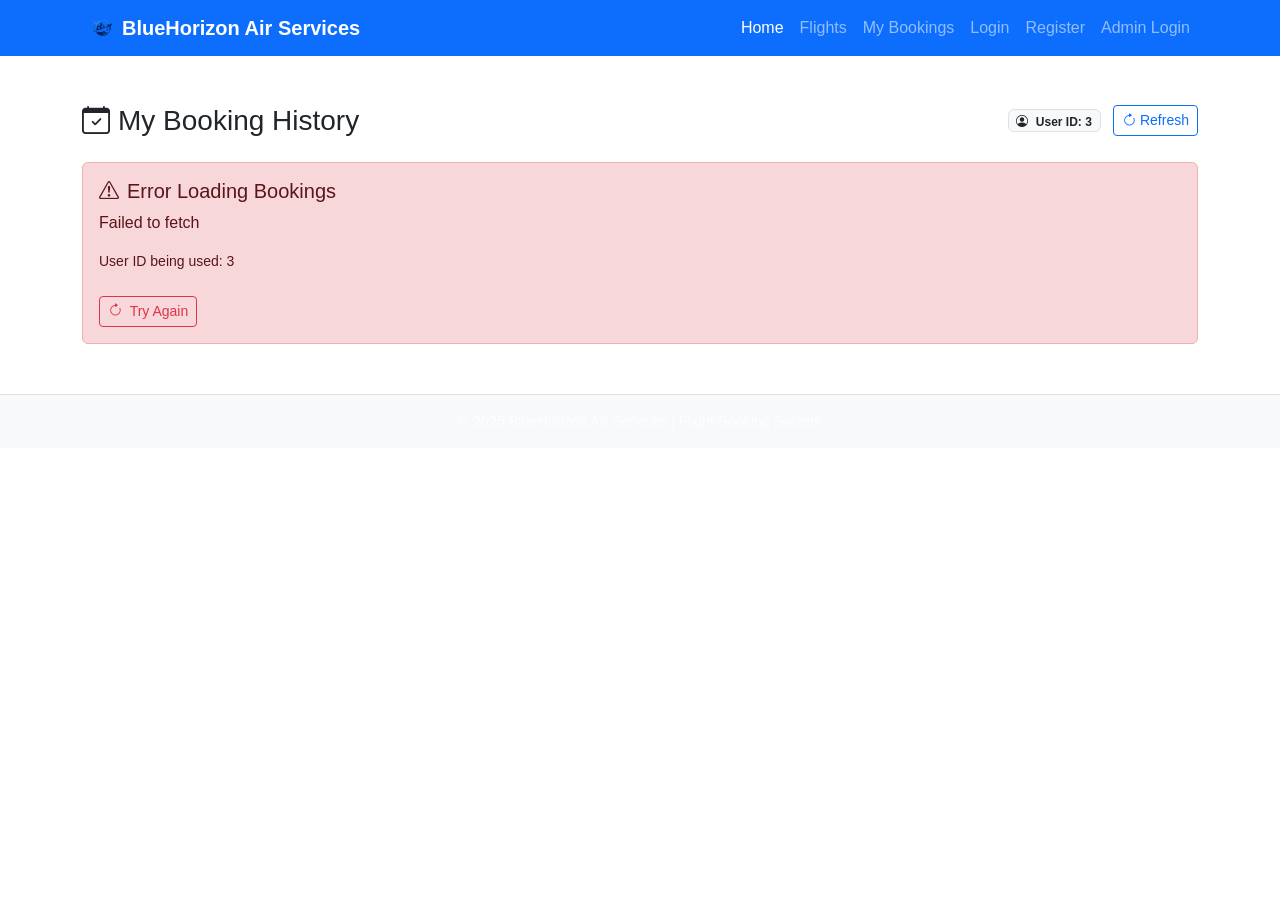
<file: public/bookinghistory.html>
<!DOCTYPE html>
<html lang="en">

<head>
    <meta charset="UTF-8">
    <title>My Bookings - BlueHorizon</title>
    <meta name="viewport" content="width=device-width, initial-scale=1">

    <!-- Bootstrap CSS -->
    <link href="https://cdn.jsdelivr.net/npm/bootstrap@5.3.2/dist/css/bootstrap.min.css" rel="stylesheet">

    <!-- Bootstrap Icons -->
    <link rel="stylesheet" href="https://cdn.jsdelivr.net/npm/bootstrap-icons@1.11.1/font/bootstrap-icons.css">

    <link rel="stylesheet" href="style.css">

    <style>
        .booking-card {
            transition: transform 0.2s;
        }

        .booking-card:hover {
            transform: translateY(-2px);
        }

        .status-badge {
            font-size: 0.8rem;
            padding: 0.35rem 0.75rem;
        }
    </style>
</head>

<body>

    <nav class="navbar navbar-expand-lg navbar-dark bg-primary">
        <div class="container">
            <img src="logo2.png" alt="" class="logo-img">
            <a class="navbar-brand fw-bold" href="index.html">BlueHorizon Air Services</a>
            <button class="navbar-toggler" data-bs-toggle="collapse" data-bs-target="#navMenu">
                <span class="navbar-toggler-icon"></span>
            </button>

            <div class="collapse navbar-collapse" id="navMenu">
                <ul class="navbar-nav ms-auto">
                    <li class="nav-item">
                        <a class="nav-link active" href="index.html">Home</a>
                    </li>
                    <li class="nav-item">
                        <a class="nav-link" href="searchflight.html">Flights</a>
                    </li>
                    <li class="nav-item">
                        <a class="nav-link" href="bookinghistory.html">My Bookings</a>
                    </li>
                    <!-- Dynamic login/logout buttons -->
                    <li class="nav-item" id="loginNav">
                        <a class="nav-link" href="login.html">Login</a>
                    </li>
                    <li class="nav-item" id="registerNav">
                        <a class="nav-link" href="register.html">Register</a>
                    </li>
                    <!-- Logout button will be inserted here by JavaScript -->
                    <li class="nav-item">
                        <a class="nav-link" href="admin-login.html">Admin Login</a>
                    </li>
                </ul>
            </div>
        </div>
    </nav>

    <!-- BOOKINGS SECTION -->
    <section class="container my-5">
        <div class="d-flex justify-content-between align-items-center mb-4">
            <h3 class="mb-0">
                <i class="bi bi-calendar-check me-2"></i>My Booking History
            </h3>
            <div>
                <span class="badge bg-light text-dark border">
                    <i class="bi bi-person-circle me-1"></i> User ID: <span id="currentUserID">1</span>
                </span>
                <button class="btn btn-outline-primary btn-sm ms-2" onclick="loadBookingHistory()">
                    <i class="bi bi-arrow-clockwise"></i> Refresh
                </button>
            </div>
        </div>

        <!-- Dynamic bookings go here -->
        <div id="bookingList"></div>

        <!-- No Bookings Message -->
        <div id="noBookings" class="text-center py-5" style="display:none;">
            <i class="bi bi-calendar-x" style="font-size: 4rem; color: #6c757d;"></i>
            <h4 class="mt-3">No Bookings Found</h4>
            <p class="text-muted">You haven't made any bookings yet.</p>
            <a href="searchflight.html" class="btn btn-primary">
                <i class="bi bi-search me-1"></i> Search Flights
            </a>
        </div>
    </section>

    <!-- FOOTER -->
    <footer class="footer text-center py-3 bg-light border-top">
        <div class="container">
            <p class="mb-0">© 2025 BlueHorizon Air Services | Flight Booking System</p>
        </div>
    </footer>

    <script src="https://cdn.jsdelivr.net/npm/bootstrap@5.3.2/dist/js/bootstrap.bundle.min.js"></script>
    <script src="bookinghistory.js"></script>
    <script src="login.js"></script>

    <script>
        // Check if user is logged in
        document.addEventListener('DOMContentLoaded', function () {
            const loggedInUser = localStorage.getItem("user");
            if (loggedInUser) {
                try {
                    const user = JSON.parse(loggedInUser);
                    if (user.userID) {
                        // Update the global userID in bookinghistory.js
                        window.userID = user.userID;
                        if (typeof setUserID === 'function') {
                            setUserID(user.userID);
                        }
                    }
                } catch (e) {
                    console.error("Error parsing user data:", e);
                }
            }
        });
    </script>
</body>

</html>
</file>
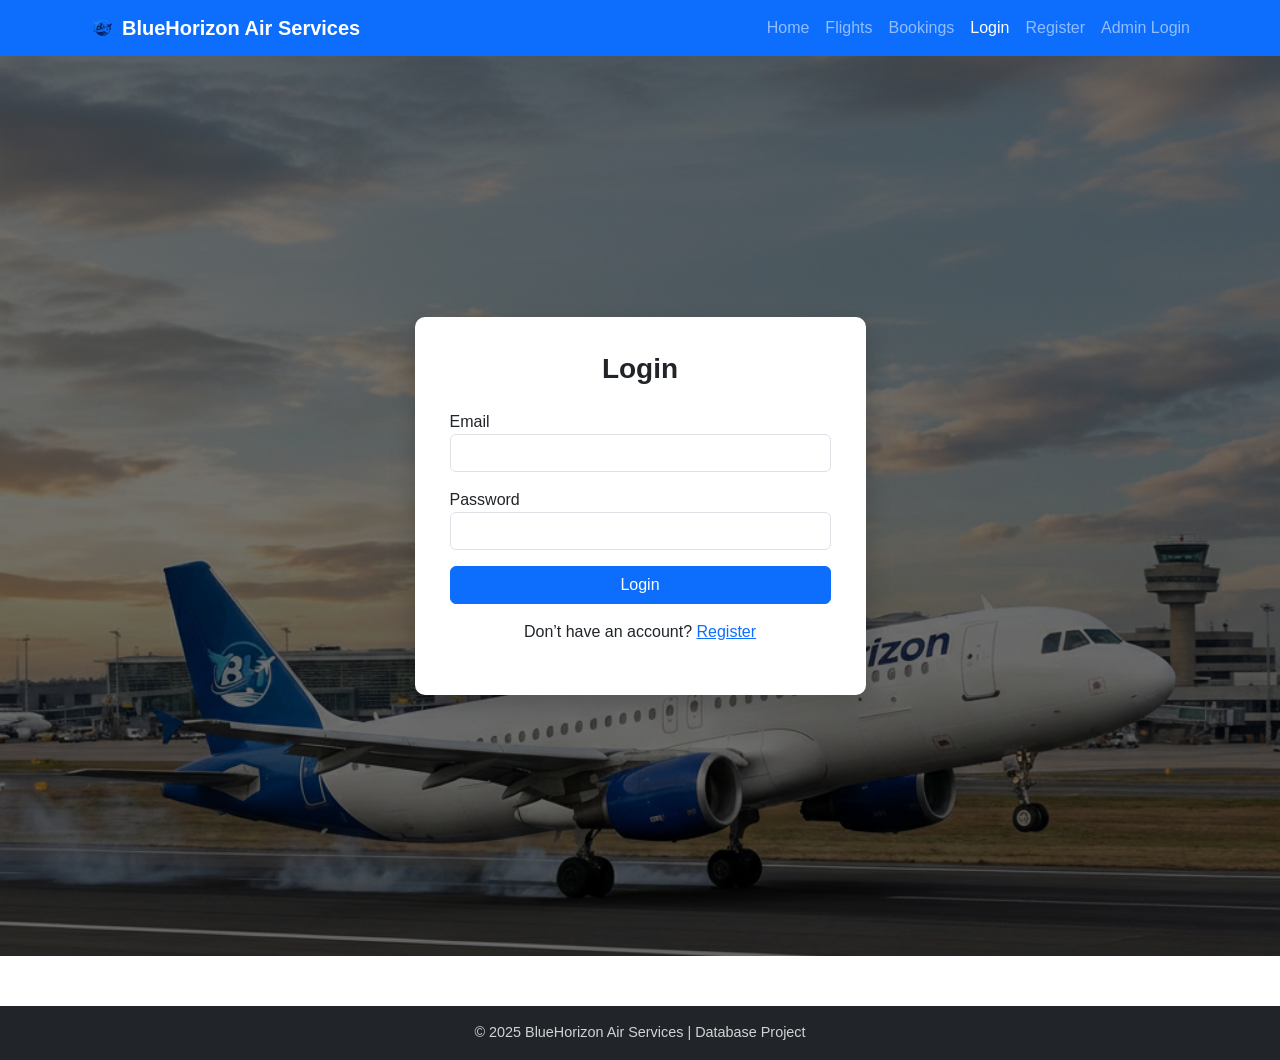
<file: public/bookings.html>
<!DOCTYPE html>
<html lang="en">

<head>
    <meta charset="UTF-8">
    <title>Book Flight</title>

    <!-- Bootstrap CSS -->
    <link href="https://cdn.jsdelivr.net/npm/bootstrap@5.3.2/dist/css/bootstrap.min.css" rel="stylesheet">

    <!-- Existing CSS -->
    <link rel="stylesheet" href="style.css">
</head>

<body>

    <!-- NAVBAR -->
    <!-- NAVBAR -->
    <nav class="navbar navbar-expand-lg navbar-dark bg-primary">
        <div class="container">
            <img src="logo2.png" alt="Logo" class="logo-img">
            <a class="navbar-brand fw-bold d-flex align-items-center" href="index.html">
                BlueHorizon Air Services
            </a>

            <button class="navbar-toggler" type="button" data-bs-toggle="collapse" data-bs-target="#navMenu">
                <span class="navbar-toggler-icon"></span>
            </button>

            <div class="collapse navbar-collapse" id="navMenu">
                <ul class="navbar-nav ms-auto">
                    <li class="nav-item">
                        <a class="nav-link" href="index.html">Home</a>
                    </li>
                    <li class="nav-item">
                        <a class="nav-link" href="searchflight.html">Flights</a>
                    </li>
                    <li class="nav-item">
                        <a class="nav-link active" href="bookings.html">Bookings</a>
                    </li>
                    <!-- Dynamic login/logout buttons -->
                    <li class="nav-item" id="loginNav">
                        <a class="nav-link" href="login.html">Login</a>
                    </li>
                    <li class="nav-item" id="registerNav">
                        <a class="nav-link" href="register.html">Register</a>
                    </li>
                    <!-- Logout button will be inserted here by JavaScript -->
                    <li class="nav-item">
                        <a class="nav-link" href="admin-login.html">Admin Login</a>
                    </li>
                </ul>
            </div>
        </div>
    </nav>

    <!-- BOOKING SECTION -->
    <section class="container my-5">

        <h3 class="mb-4">Booking Details</h3>

        <!-- FLIGHT SUMMARY -->
        <div class="card shadow-sm mb-4">
            <div class="card-body">
                <h5 class="card-title">Selected Flight</h5>
                <p><strong>Flight:</strong> <span id="flightNumber"></span></p>
                <p><strong>Route:</strong> <span id="route"></span></p>
                <p><strong>Date:</strong> <span id="flightDate"></span></p>
                <p><strong>Price:</strong> PKR <span id="flightPrice"></span></p>

            </div>
        </div>

        <!-- PASSENGER DETAILS -->
        <div class="card shadow-sm">
            <div class="card-body">

                <h5 class="card-title mb-3">Passenger Information</h5>

                <form>

                    <div class="row mb-3">
                        <div class="col-md-6">
                            <label class="form-label">Full Name</label>
                            <input type="text" class="form-control" id="fullName" placeholder="Enter full name">
                        </div>
                        <div class="col-md-6">
                            <label class="form-label">CNIC / Passport</label>
                            <input type="text" class="form-control" id="cnic" placeholder="Enter CNIC or Passport">
                        </div>
                    </div>

                    <div class="row mb-3">
                        <div class="col-md-4">
                            <label class="form-label">Gender</label>
                            <select class="form-select" id="gender">
                                <option selected>Select</option>
                                <option>Male</option>
                                <option>Female</option>
                            </select>
                        </div>

                        <div class="col-md-4">
                            <label class="form-label">Date of Birth</label>
                            <input type="date" class="form-control" id="dob">
                        </div>

                        <div class="col-md-4">
                            <label class="form-label">Contact Number</label>
                            <input type="text" class="form-control" id="contact">
                        </div>
                    </div>

                    <div class="text-end">
                        <button type="button" class="btn btn-primary" onclick="savePassenger()">
                            Select Seat
                        </button>

                    </div>

                </form>

            </div>
        </div>

    </section>

    <!-- FOOTER -->
    <footer class="footer text-center">
        <div class="container">
            <p class="mb-0">© 2025 Flight Booking System</p>
        </div>
    </footer>

    <!-- Bootstrap Icons -->
    <link rel="stylesheet" href="https://cdn.jsdelivr.net/npm/bootstrap-icons@1.10.0/font/bootstrap-icons.css">
    <!-- Bootstrap JS -->
    <script src="https://cdn.jsdelivr.net/npm/bootstrap@5.3.2/dist/js/bootstrap.bundle.min.js"></script>
    <script src="bookings.js"></script>
    <script src="login.js"></script>


</body>

</html>
</file>
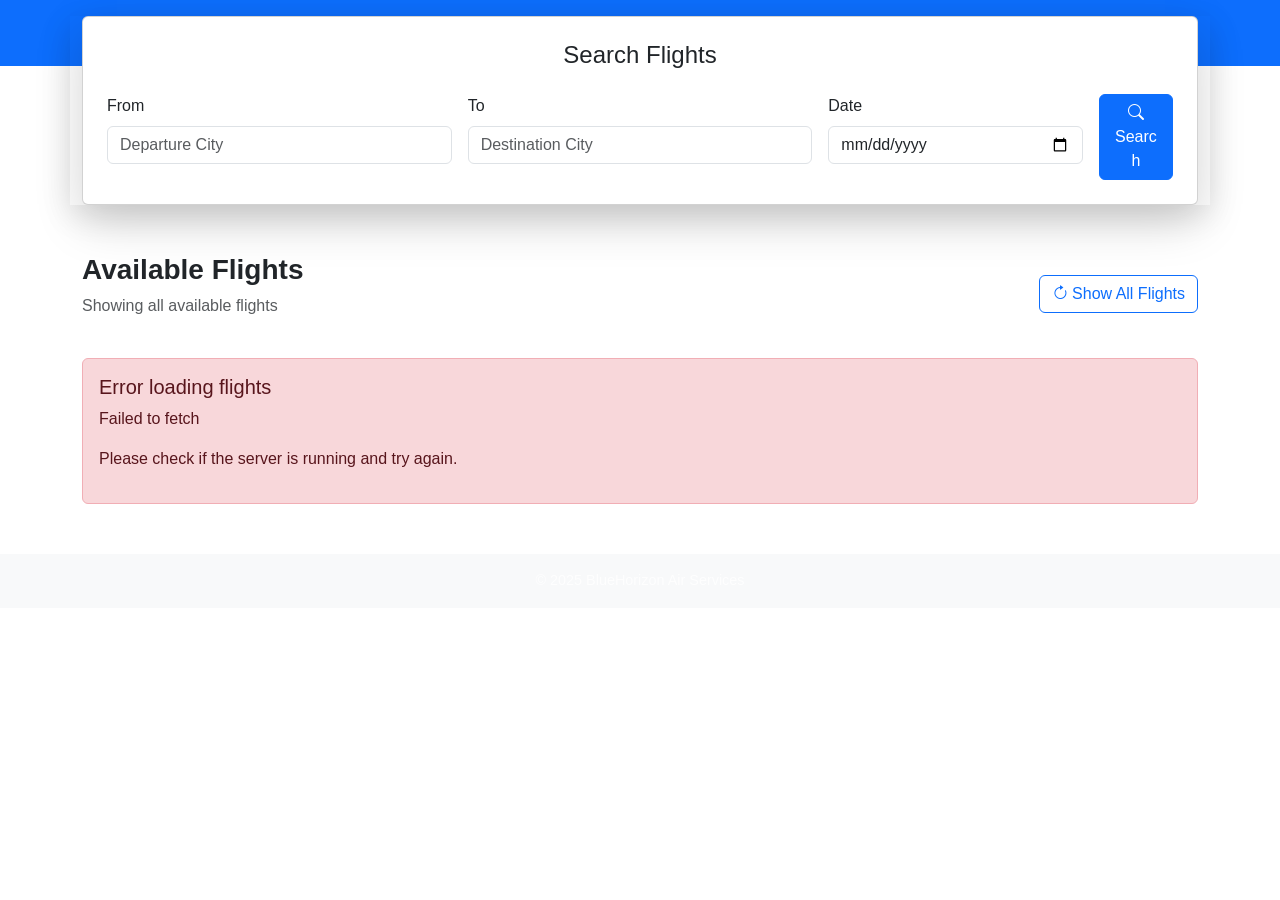
<file: public/confirmation.html>
<head>
    <meta charset="UTF-8">
    <title>Booking Confirmation</title>
    <!-- Bootstrap CSS -->
    <link href="https://cdn.jsdelivr.net/npm/bootstrap@5.3.2/dist/css/bootstrap.min.css" rel="stylesheet">
    <!-- Bootstrap Icons -->
    <link rel="stylesheet" href="https://cdn.jsdelivr.net/npm/bootstrap-icons@1.10.0/font/bootstrap-icons.css">
    <!-- Existing CSS -->
    <link rel="stylesheet" href="style.css">
</head>

<body>

    <!-- NAVBAR -->
    <!-- NAVBAR -->
    <nav class="navbar navbar-expand-lg navbar-dark bg-primary">
        <div class="container">
            <img src="logo2.png" alt="" class="logo-img">
            <a class="navbar-brand fw-bold" href="index.html">BlueHorizon Air Services</a>
            <button class="navbar-toggler" data-bs-toggle="collapse" data-bs-target="#navMenu">
                <span class="navbar-toggler-icon"></span>
            </button>

            <div class="collapse navbar-collapse" id="navMenu">
                <ul class="navbar-nav ms-auto">
                    <li class="nav-item">
                        <a class="nav-link" href="index.html">Home</a>
                    </li>
                    <li class="nav-item">
                        <a class="nav-link" href="searchflight.html">Flights</a>
                    </li>
                    <li class="nav-item">
                        <a class="nav-link" href="bookings.html">Bookings</a>
                    </li>
                    <!-- Dynamic login/logout buttons -->
                    <li class="nav-item" id="loginNav">
                        <a class="nav-link" href="login.html">Login</a>
                    </li>
                    <li class="nav-item" id="registerNav">
                        <a class="nav-link" href="register.html">Register</a>
                    </li>
                    <!-- Logout button will be inserted here by JavaScript -->
                    <li class="nav-item">
                        <a class="nav-link" href="admin-login.html">Admin Login</a>
                    </li>
                </ul>
            </div>
        </div>
    </nav>

    <!-- CONFIRMATION SECTION -->
    <section class="container my-5">

        <div class="text-center mb-4">
            <h2 class="text-success fw-bold">Booking Confirmed 🎉</h2>
            <p class="text-muted">Thank you for choosing BlueHorizon Air Services</p>
        </div>

        <!-- BOOKING SUMMARY CARD -->
        <div class="card shadow-sm mb-4">
            <div class="card-body">
                <h5 class="card-title mb-3">Booking Details</h5>

                <p><strong>Booking ID:</strong> <span id="confBookingId"></span></p>
                <p><strong>Passenger Name:</strong> <span id="confPassenger"></span></p>
                <p><strong>Flight Number:</strong> <span id="confFlight"></span></p>
                <p><strong>Route:</strong> <span id="confRoute"></span></p>
                <p><strong>Date:</strong> <span id="confDate"></span></p>
                <p><strong>Seat:</strong> <span id="confSeat"></span></p>
            </div>
        </div>


        <!-- PAYMENT DETAILS CARD -->
        <div class="card shadow-sm mb-4">
            <div class="card-body">
                <h5 class="card-title mb-3">Payment Information</h5>

                <p><strong>Amount Paid:</strong> PKR <span id="confAmount"></span></p>
                <p><strong>Payment Method:</strong> <span id="confMethod"></span></p>
                <p>
                    <strong>Status:</strong>
                    <span class="text-success fw-bold" id="confStatus"></span>
                </p>
            </div>
        </div>


        <!-- ACTION BUTTONS -->
        <div class="text-center">
            <a href="bookinghistory.html" class="btn btn-primary me-2">View My Bookings</a>
            <a href="index.html" class="btn btn-outline-secondary">Go to Home</a>
        </div>

    </section>

    <!-- FOOTER -->
    <footer class="footer text-center">
        <div class="container">
            <p class="mb-0">© 2025 Flight Booking System</p>
        </div>
    </footer>

    <!-- Bootstrap Icons -->
    <link rel="stylesheet" href="https://cdn.jsdelivr.net/npm/bootstrap-icons@1.10.0/font/bootstrap-icons.css">
    <!-- Bootstrap JS (Only for navbar toggle) -->
    <script src="https://cdn.jsdelivr.net/npm/bootstrap@5.3.2/dist/js/bootstrap.bundle.min.js"></script>
    <script src="confirmation.js"></script>
    <script src="login.js"></script>


</body>

</html>
</file>
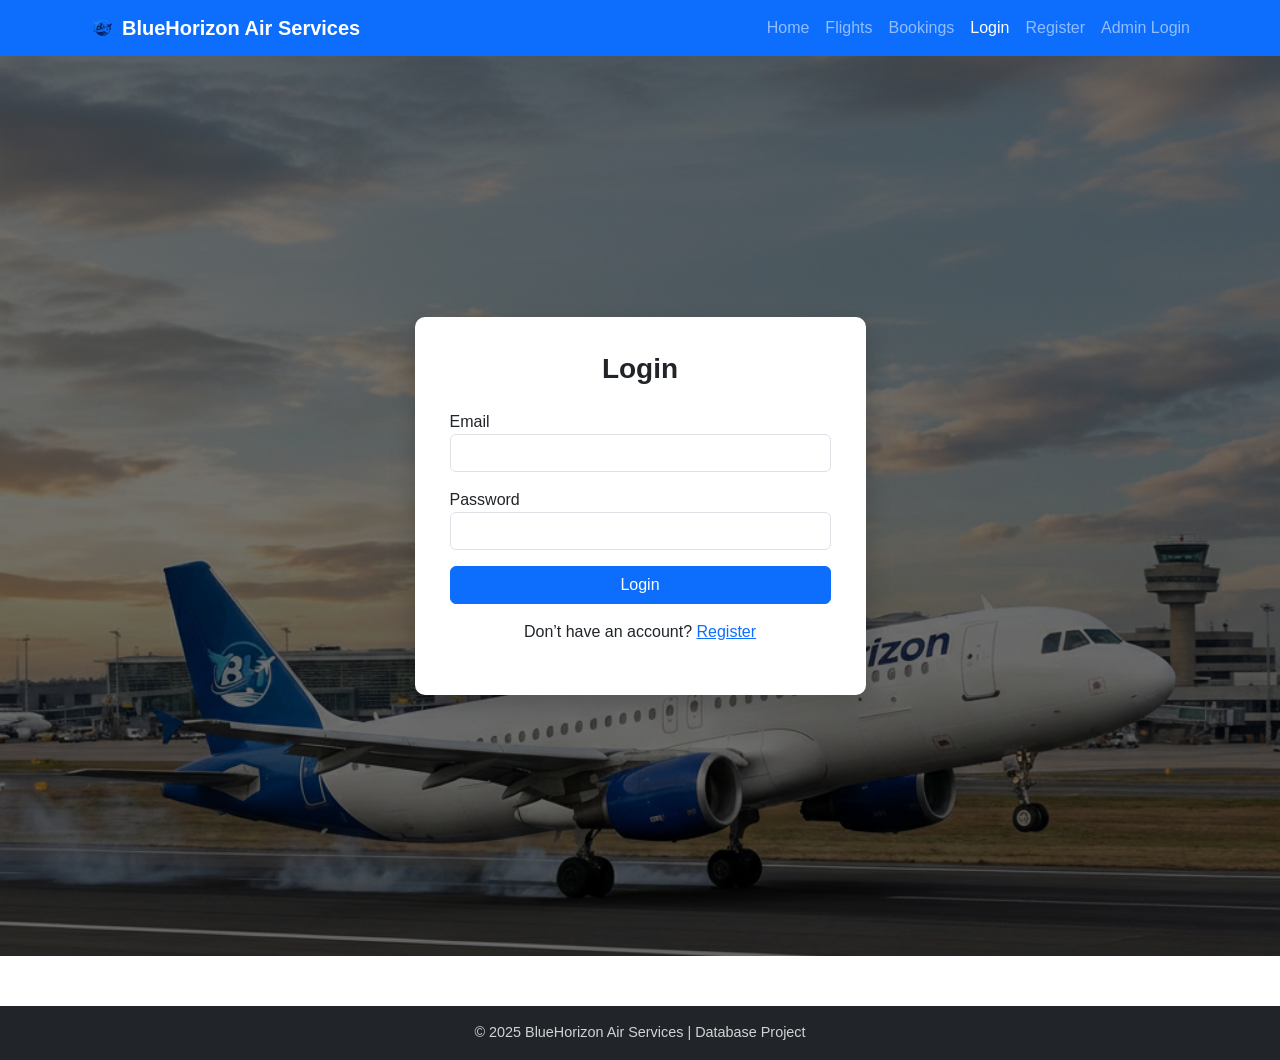
<file: public/login.html>
<!DOCTYPE html>
<html lang="en">

<head>
    <meta charset="UTF-8">
    <title>Login | BlueHorizon Air Services</title>
    <meta name="viewport" content="width=device-width, initial-scale=1">

    <!-- Bootstrap -->
    <link href="https://cdn.jsdelivr.net/npm/bootstrap@5.3.2/dist/css/bootstrap.min.css" rel="stylesheet">

    <!-- Custom CSS -->
    <link rel="stylesheet" href="style.css">
</head>

<body>


    <!-- NAVBAR -->
    <!-- NAVBAR -->
    <nav class="navbar navbar-expand-lg navbar-dark bg-primary">
        <div class="container">
            <img src="logo2.png" alt="" class="logo-img">
            <a class="navbar-brand fw-bold" href="index.html">BlueHorizon Air Services</a>
            <button class="navbar-toggler" data-bs-toggle="collapse" data-bs-target="#navMenu">
                <span class="navbar-toggler-icon"></span>
            </button>

            <div class="collapse navbar-collapse" id="navMenu">
                <ul class="navbar-nav ms-auto">
                    <li class="nav-item">
                        <a class="nav-link" href="index.html">Home</a>
                    </li>
                    <li class="nav-item">
                        <a class="nav-link" href="searchflight.html">Flights</a>
                    </li>
                    <li class="nav-item">
                        <a class="nav-link" href="bookings.html">Bookings</a>
                    </li>
                    <!-- Dynamic login/logout buttons -->
                    <li class="nav-item" id="loginNav">
                        <a class="nav-link active" href="login.html">Login</a>
                    </li>
                    <li class="nav-item" id="registerNav">
                        <a class="nav-link" href="register.html">Register</a>
                    </li>
                    <!-- Logout button will be inserted here by JavaScript -->
                    <li class="nav-item">
                        <a class="nav-link" href="admin-login.html">Admin Login</a>
                    </li>
                </ul>
            </div>
        </div>
    </nav>

    <!-- LOGIN SECTION -->
    <section class="auth-section">
        <div class="container">
            <div class="row justify-content-center">
                <div class="col-md-5">
                    <div class="auth-card">
                        <h3 class="text-center mb-4">Login</h3>

                        <form id="loginForm">
                            <div class="mb-3">
                                <label>Email</label>
                                <input type="email" id="email" class="form-control" required>
                            </div>

                            <div class="mb-3">
                                <label>Password</label>
                                <input type="password" id="password" class="form-control" required>
                            </div>

                            <button type="submit" class="btn btn-primary w-100">Login</button>
                        </form>




                        <p class="text-center mt-3">
                            Don’t have an account?
                            <a href="register.html">Register</a>
                        </p>
                    </div>
                </div>
            </div>
        </div>
    </section>

    <!-- FOOTER -->
    <footer class="text-center py-3">
        <p class="mb-0">© 2025 BlueHorizon Air Services | Database Project</p>
    </footer>




    <script src="login.js"></script>
</body>

</html>
</file>
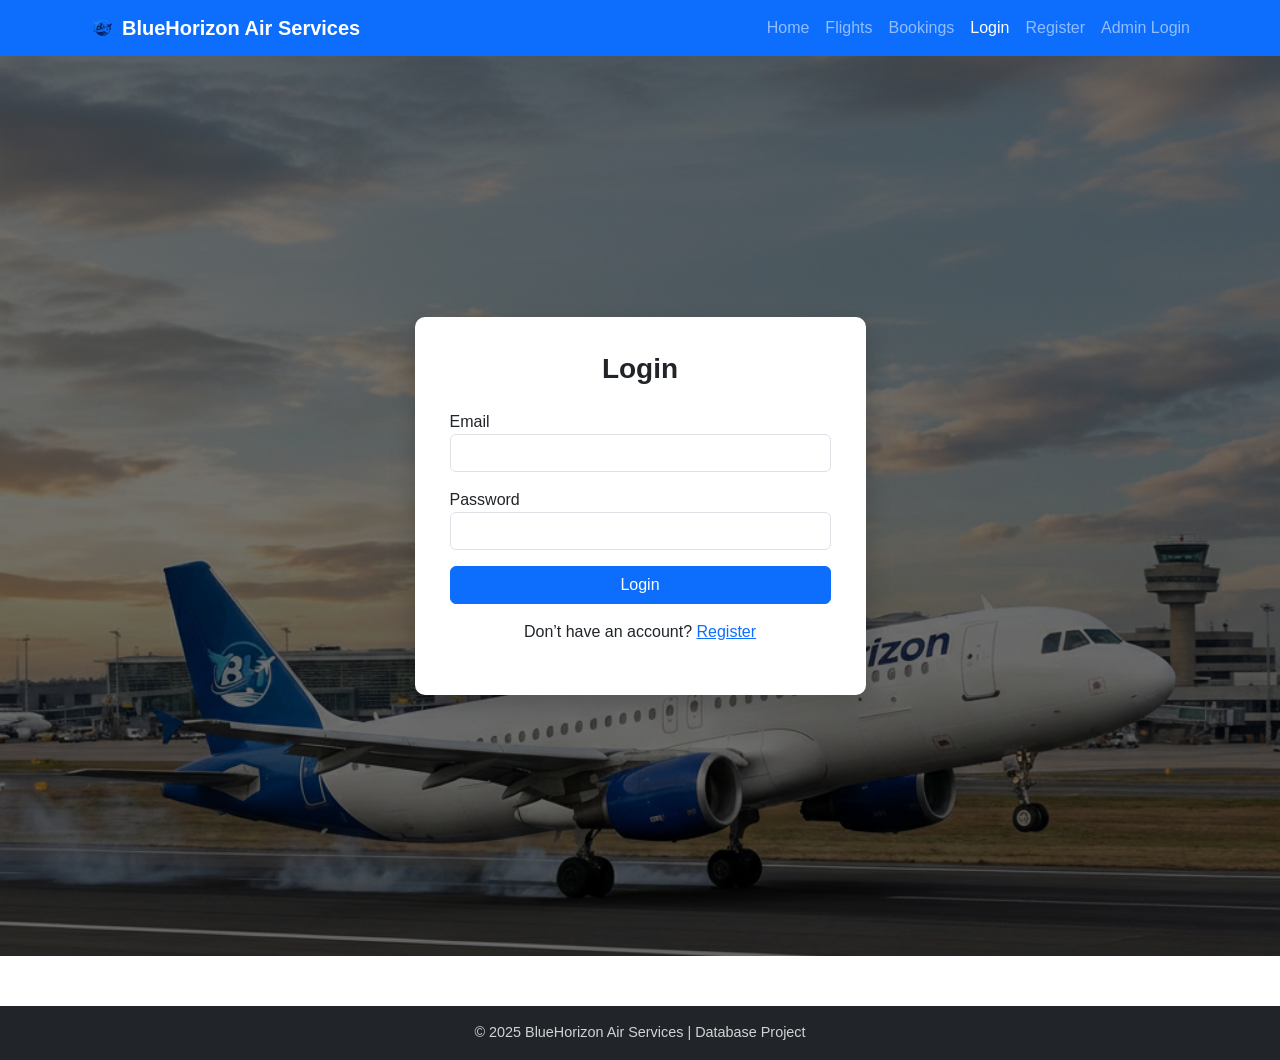
<file: public/payment.html>
<!DOCTYPE html>
<html lang="en">

<head>
    <meta charset="UTF-8">

    <!-- REQUIRED -->
    <meta name="viewport" content="width=device-width, initial-scale=1">

    <title>Payment</title>

    <!-- Bootstrap CSS -->
    <link href="https://cdn.jsdelivr.net/npm/bootstrap@5.3.2/dist/css/bootstrap.min.css" rel="stylesheet">

    <!-- Existing CSS -->
    <link rel="stylesheet" href="style.css">
</head>

<body>

    <!-- NAVBAR -->
    <nav class="navbar navbar-expand-lg navbar-dark bg-primary">
        <div class="container">
            <img src="logo2.png" alt="" class="logo-img">
            <a class="navbar-brand fw-bold" href="#">BlueHorizon Air Services</a>
            <button class="navbar-toggler" data-bs-toggle="collapse" data-bs-target="#navMenu">
                <span class="navbar-toggler-icon"></span>
            </button>

            <div class="collapse navbar-collapse" id="navMenu">
                <ul class="navbar-nav ms-auto">
                    <li class="nav-item"><a class="nav-link " href="index.html">Home</a></li>
                    <li class="nav-item"><a class="nav-link" href="searchflight.html">Flights</a></li>
                    <li class="nav-item"><a class="nav-link" href="bookings.html">Bookings</a></li>
                    <li class="nav-item"><a class="nav-link" href="login.html">Login</a></li>
                    <li class="nav-item"><a class="nav-link" href="register.html">Register</a></li>
                    <li class="nav-item"><a class="nav-link" href="admin-login.html">Admin Login</a></li>
                </ul>
            </div>
        </div>
    </nav>

    <!-- PAYMENT SECTION -->
    <section class="container my-5">
        <h3 class="mb-4">Payment Details</h3>

        <div class="row">

            <!-- FLIGHT SUMMARY -->
            <div class="col-md-5 mb-4">
                <div class="card shadow-sm">
                    <div class="card-body">
                        <h5 class="card-title">Booking Summary</h5>

                        <p><strong>Flight:</strong> <span id="payFlightNumber"></span></p>
                        <p><strong>Route:</strong> <span id="payRoute"></span></p>
                        <p><strong>Date:</strong> <span id="payDate"></span></p>
                        <p><strong>Passenger:</strong> 1 Adult</p>
                        <hr>
                        <h5>
                            Total Amount:
                            <span class="text-primary">
                                PKR <span id="payPrice"></span>
                            </span>
                        </h5>

                    </div>
                </div>
            </div>

            <!-- PAYMENT FORM -->
            <div class="col-md-7">
                <div class="card shadow-sm">
                    <div class="card-body">
                        <h5 class="card-title mb-3">Enter Payment Information</h5>

                        <form>

                            <div class="mb-3">
                                <label class="form-label">Cardholder Name</label>
                                <input type="text" class="form-control" placeholder="Enter name on card">
                            </div>

                            <div class="mb-3">
                                <label class="form-label">Card Number</label>
                                <input type="text" class="form-control" placeholder="XXXX XXXX XXXX XXXX">
                            </div>

                            <div class="row mb-3">
                                <div class="col-md-6">
                                    <label class="form-label">Expiry Date</label>
                                    <input type="month" class="form-control">
                                </div>
                                <div class="col-md-6">
                                    <label class="form-label">CVV</label>
                                    <input type="password" class="form-control" placeholder="***">
                                </div>
                            </div>

                            <div class="mb-3">
                                <label class="form-label">Payment Method</label>
                                <select class="form-select">
                                    <option selected>Select Method</option>
                                    <option>Credit Card</option>
                                    <option>Debit Card</option>
                                    <option>JazzCash</option>
                                    <option>EasyPaisa</option>
                                </select>
                            </div>

                            <div class="text-end">
                                <button type="button" class="btn btn-success" onclick="confirmPaymentWithRetry()">
                                    Confirm Payment
                                </button>

                            </div>

                        </form>
                    </div>
                </div>
            </div>

        </div>
    </section>

    <!-- FOOTER -->
    <footer class="footer text-center">
        <div class="container">
            <p class="mb-0">© 2025 BlueHorizon Air Services</p>
        </div>
    </footer>

    <!-- Bootstrap JS -->
    <script src="https://cdn.jsdelivr.net/npm/bootstrap@5.3.2/dist/js/bootstrap.bundle.min.js"></script>

    <script src="payment.js"></script>

</body>

</html>
</file>
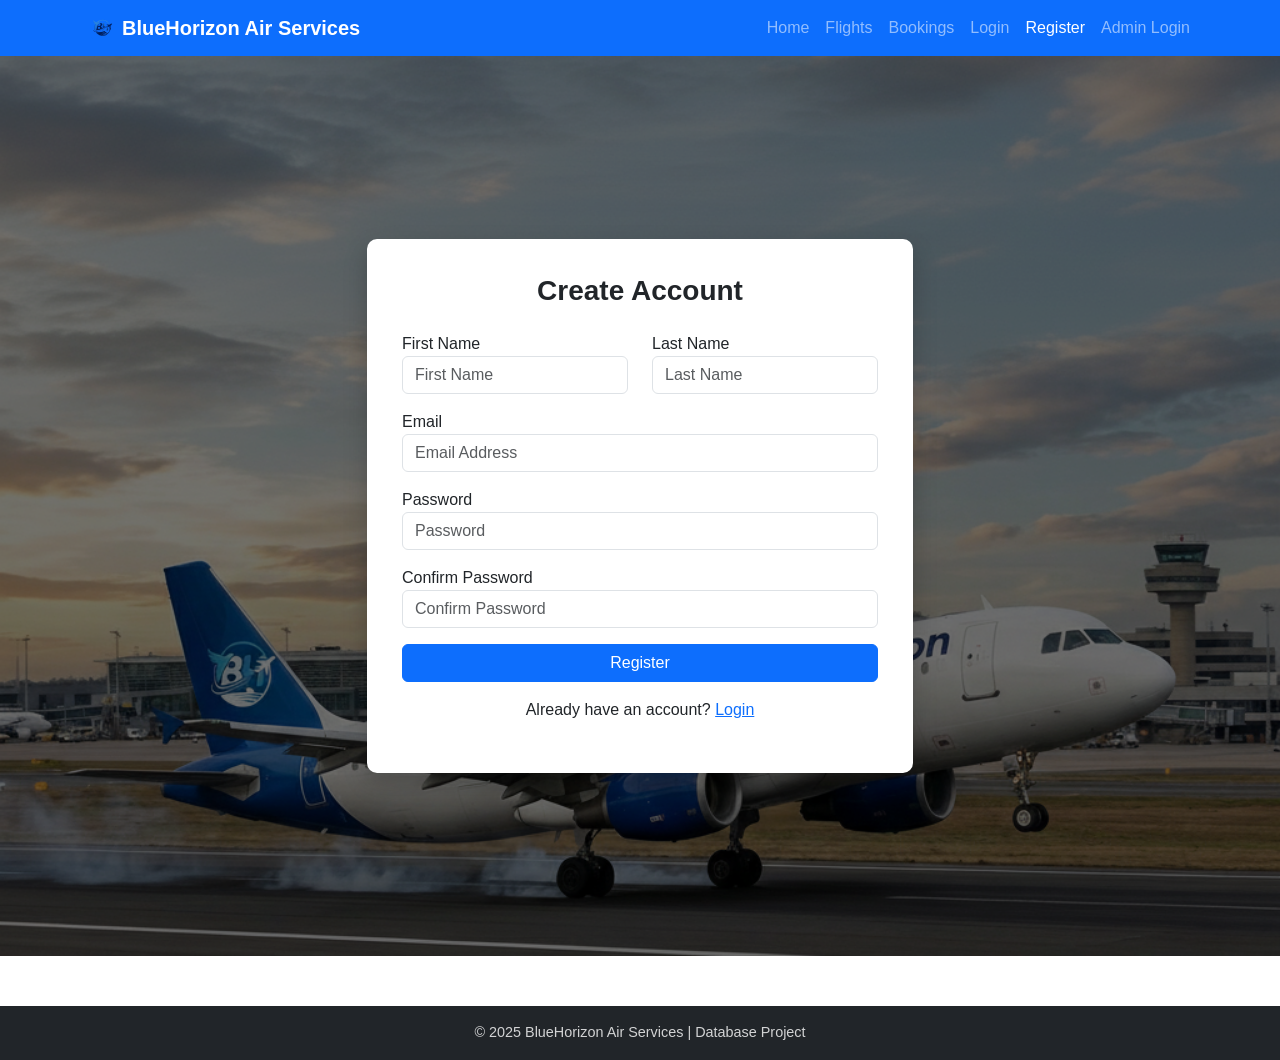
<file: public/register.html>
<!DOCTYPE html>
<html lang="en">

<head>
    <meta charset="UTF-8">
    <title>Register | BlueHorizon Air Services</title>
    <meta name="viewport" content="width=device-width, initial-scale=1">

    <!-- Bootstrap -->
    <link href="https://cdn.jsdelivr.net/npm/bootstrap@5.3.2/dist/css/bootstrap.min.css" rel="stylesheet">

    <!-- Custom CSS -->
    <link rel="stylesheet" href="style.css">
</head>

<body>


    <!-- NAVBAR -->
    <nav class="navbar navbar-expand-lg navbar-dark bg-primary">
        <div class="container">
            <img src="logo2.png" alt="" class="logo-img">
            <a class="navbar-brand fw-bold" href="#">BlueHorizon Air Services</a>
            <button class="navbar-toggler" data-bs-toggle="collapse" data-bs-target="#navMenu">
                <span class="navbar-toggler-icon"></span>
            </button>

            <div class="collapse navbar-collapse" id="navMenu">
                <ul class="navbar-nav ms-auto">
                    <li class="nav-item"><a class="nav-link " href="index.html">Home</a></li>
                    <li class="nav-item"><a class="nav-link" href="searchflight.html">Flights</a></li>
                    <li class="nav-item"><a class="nav-link" href="bookings.html">Bookings</a></li>
                    <li class="nav-item"><a class="nav-link" href="login.html" id="loginNav">Login</a></li>
                    <li class="nav-item"><a class="nav-link active" href="register.html" id="registerNav">Register</a>
                    </li>
                    <li class="nav-item"><a class="nav-link" href="admin-login.html">Admin Login</a></li>
                </ul>
            </div>
        </div>
    </nav>

    <!-- REGISTER SECTION -->
    <section class="auth-section">
        <div class="container">
            <div class="row justify-content-center">
                <div class="col-md-6">
                    <div class="auth-card">
                        <h3 class="text-center mb-4">Create Account</h3>

                        <form id="registerForm">

                            <div class="row">
                                <div class="col-md-6 mb-3">
                                    <label>First Name</label>
                                    <input type="text" id="firstName" class="form-control" placeholder="First Name"
                                        required>
                                </div>

                                <div class="col-md-6 mb-3">
                                    <label>Last Name</label>
                                    <input type="text" id="lastName" class="form-control" placeholder="Last Name"
                                        required>
                                </div>
                            </div>

                            <div class="mb-3">
                                <label>Email</label>
                                <input type="email" id="email" class="form-control" placeholder="Email Address"
                                    required>
                            </div>

                            <div class="mb-3">
                                <label>Password</label>
                                <input type="password" id="password" class="form-control" placeholder="Password"
                                    required>
                            </div>

                            <div class="mb-3">
                                <label>Confirm Password</label>
                                <input type="password" id="confirmPassword" class="form-control"
                                    placeholder="Confirm Password" required>
                            </div>

                            <button type="submit" class="btn btn-primary w-100">Register</button>
                        </form>


                        <p class="text-center mt-3">
                            Already have an account?
                            <a href="login.html">Login</a>
                        </p>
                    </div>
                </div>
            </div>
        </div>
    </section>

    <!-- FOOTER -->
    <footer class="text-center py-3">
        <p class="mb-0">© 2025 BlueHorizon Air Services | Database Project</p>
    </footer>



    <script src="register.js"> </script>
</body>

</html>
</file>
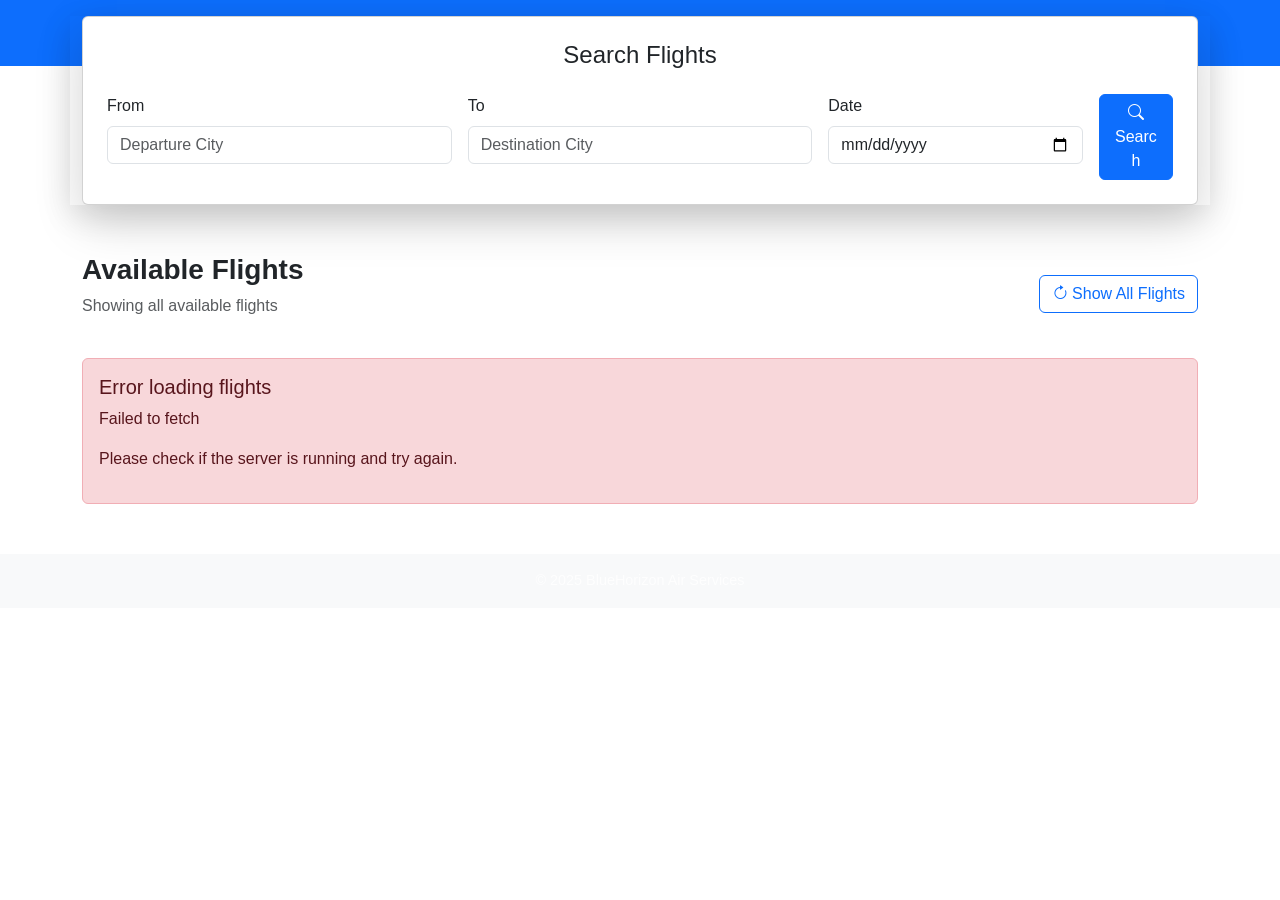
<file: public/searchflight.html>
<!DOCTYPE html>
<html lang="en">

<head>
    <meta charset="UTF-8">
    <title>Search Flights | BlueHorizon</title>
    <meta name="viewport" content="width=device-width, initial-scale=1">

    <!-- Bootstrap -->
    <link href="https://cdn.jsdelivr.net/npm/bootstrap@5.3.2/dist/css/bootstrap.min.css" rel="stylesheet">
    <!-- Bootstrap Icons -->
    <link rel="stylesheet" href="https://cdn.jsdelivr.net/npm/bootstrap-icons@1.10.0/font/bootstrap-icons.css">
    <!-- Custom CSS -->
    <link rel="stylesheet" href="style.css">
</head>

<body>

    <!-- NAVBAR -->
    <nav class="navbar navbar-expand-lg navbar-dark bg-primary">
        <div class="container">
            <!-- LOGO + BRAND -->
            <a class="navbar-brand fw-bold d-flex align-items-center" href="index.html">
                <img src="logo2.png" alt="Logo" class="logo-img me-2">
                BlueHorizon Air Services
            </a>

            <!-- TOGGLER -->
            <button class="navbar-toggler" type="button" data-bs-toggle="collapse" data-bs-target="#navMenu">
                <span class="navbar-toggler-icon"></span>
            </button>

            <!-- NAV LINKS -->
            <div class="collapse navbar-collapse" id="navMenu">
                <ul class="navbar-nav ms-auto">
                    <li class="nav-item">
                        <a class="nav-link" href="index.html">Home</a>
                    </li>
                    <li class="nav-item">
                        <a class="nav-link active" href="searchflight.html">Flights</a>
                    </li>
                    <li class="nav-item">
                        <a class="nav-link" href="bookings.html">Bookings</a>
                    </li>
                    <!-- Dynamic login/logout buttons -->
                    <li class="nav-item" id="loginNav">
                        <a class="nav-link" href="login.html">Login</a>
                    </li>
                    <li class="nav-item" id="registerNav">
                        <a class="nav-link" href="register.html">Register</a>
                    </li>
                    <!-- Logout button will be inserted here by JavaScript -->
                    <li class="nav-item">
                        <a class="nav-link" href="admin-login.html">Admin Login</a>
                    </li>
                </ul>
            </div>
        </div>
    </nav>

    <!-- SEARCH CARD -->
    <section class="container search-card">
        <div class="card shadow-lg">
            <div class="card-body p-4">
                <h4 class="text-center mb-4">Search Flights</h4>

                <form id="searchForm" class="row g-3">
                    <div class="col-md-4">
                        <label class="form-label">From</label>
                        <input type="text" id="departureCity" class="form-control" placeholder="Departure City">
                    </div>

                    <div class="col-md-4">
                        <label class="form-label">To</label>
                        <input type="text" id="destinationCity" class="form-control" placeholder="Destination City">
                    </div>

                    <div class="col-md-3">
                        <label class="form-label">Date</label>
                        <input type="date" id="date" class="form-control">
                    </div>

                    <div class="col-md-1 d-flex align-items-end">
                        <button type="submit" class="btn btn-primary w-100">
                            <i class="bi bi-search"></i> Search
                        </button>
                    </div>
                </form>
            </div>
        </div>
    </section>

    <!-- SEARCH INFO -->
    <section class="container mt-5">
        <div class="d-flex justify-content-between align-items-center mb-4">
            <div>
                <h3 class="fw-bold mb-2" id="pageTitle">Available Flights</h3>
                <p class="text-muted" id="searchInfo">
                    Showing all available flights
                </p>
            </div>
            <button class="btn btn-outline-primary" onclick="loadAllFlights()">
                <i class="bi bi-arrow-clockwise"></i> Show All Flights
            </button>
        </div>
    </section>

    <!-- RESULTS -->
    <section class="container mb-5">
        <div id="results"></div>
        <div id="loading" class="text-center py-5">
            <div class="spinner-border text-primary" role="status">
                <span class="visually-hidden">Loading...</span>
            </div>
            <p class="mt-3">Loading flights...</p>
        </div>
        <div id="noResults" class="text-center py-5" style="display: none;">
            <i class="bi bi-airplane text-muted" style="font-size: 3rem;"></i>
            <h4 class="mt-3">No flights found</h4>
            <p class="text-muted">Try adjusting your search criteria</p>
        </div>
    </section>

    <!-- FOOTER -->
    <footer class="footer text-center py-3 bg-light">
        <div class="container">
            <p class="mb-0">© 2025 BlueHorizon Air Services</p>
        </div>
    </footer>

    <!-- Bootstrap JS -->
    <script src="https://cdn.jsdelivr.net/npm/bootstrap@5.3.2/dist/js/bootstrap.bundle.min.js"></script>
    <!-- Your scripts -->
    <script src="searchflight.js"></script>
    <script src="login.js"></script>
</body>

</html>
</file>
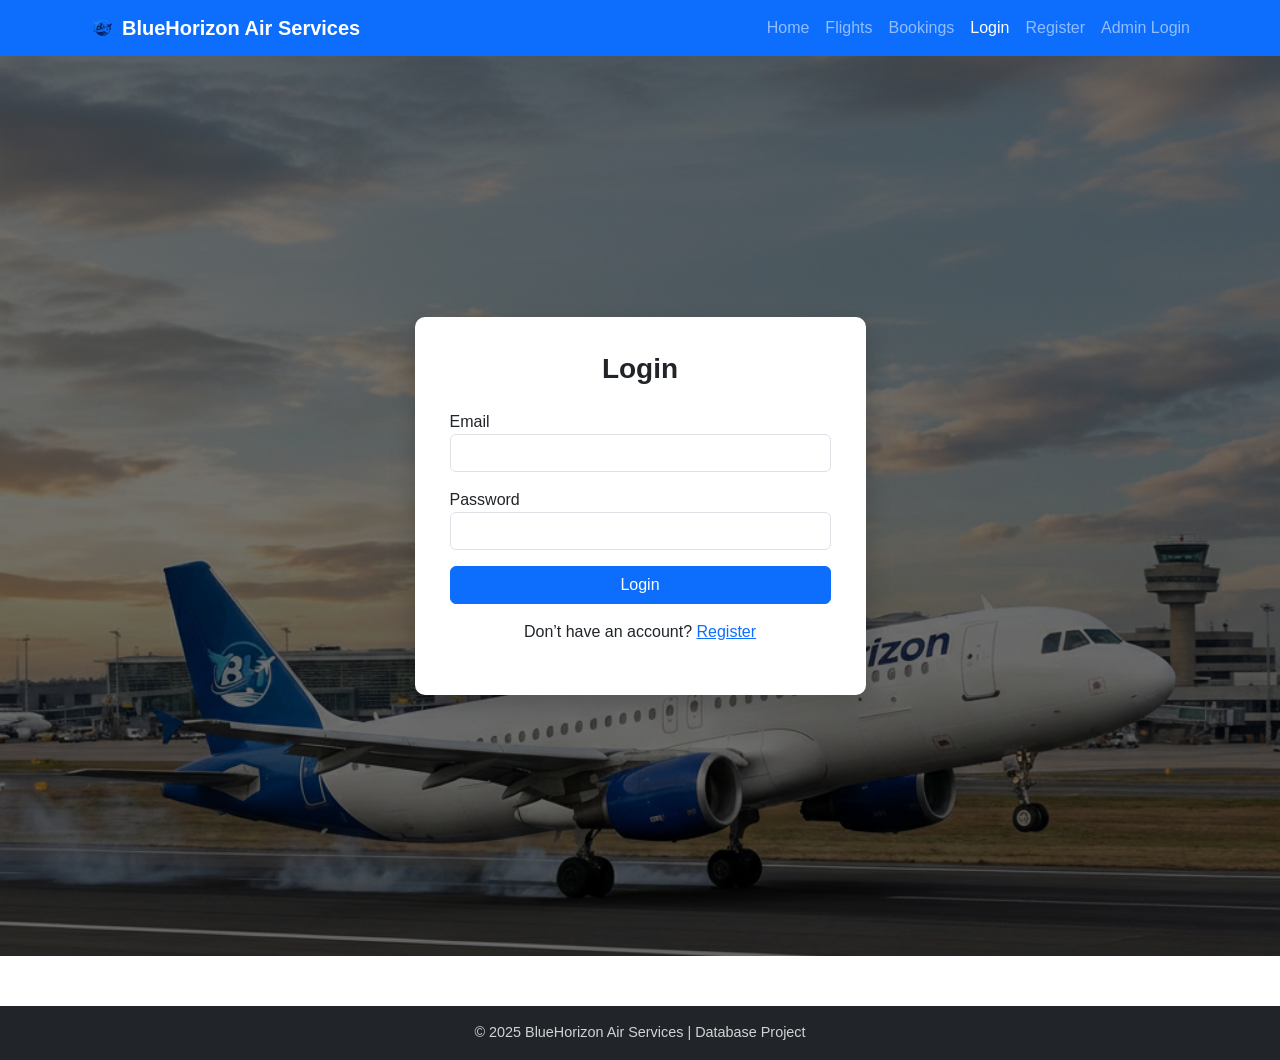
<file: public/seatselection.html>
<!DOCTYPE html>
<html lang="en">

<head>
    <meta charset="UTF-8">
    <title>Seat Selection</title>

    <link href="https://cdn.jsdelivr.net/npm/bootstrap@5.3.2/dist/css/bootstrap.min.css" rel="stylesheet">
    <link rel="stylesheet" href="style.css">
</head>

<body>

    <!-- NAVBAR -->
    <nav class="navbar navbar-expand-lg navbar-dark bg-primary">
        <div class="container">
            <img src="logo2.png" alt="Logo" class="logo-img">
            <a class="navbar-brand fw-bold ms-2" href="index.html">BlueHorizon Air Services</a>

            <div class="collapse navbar-collapse">
                <ul class="navbar-nav ms-auto">
                    <li class="nav-item"><a class="nav-link" href="index.html">Home</a></li>
                    <li class="nav-item"><a class="nav-link" href="searchflight.html">Flights</a></li>
                    <li class="nav-item"><a class="nav-link" href="bookings.html">My Bookings</a></li>
                </ul>
            </div>
        </div>
    </nav>

    <!-- SEAT SELECTION -->
    <section class="container my-5">

        <h3 class="text-center mb-4">Select Your Seat</h3>

        <!-- FLIGHT INFO -->
        <div class="card shadow-sm mb-4">
            <div class="card-body">
                <p><strong>Flight:</strong> <span id="seatFlightNumber"></span></p>
                <p><strong>Route:</strong> <span id="seatRoute"></span></p>
                <p><strong>Date:</strong> <span id="seatDate"></span></p>
            </div>
        </div>


        <!-- SELECTED SEAT -->
        <div class="alert alert-info text-center">
            Selected Seat: <strong id="selectedSeat">None</strong>
        </div>

        <!-- SEAT MAP -->
        <div class="card shadow-sm mb-4">
            <div class="card-body">

                <h5 class="mb-3">Available Seats</h5>

                <div class="row text-center g-2">

                    <!-- Row 1 -->
                    <div class="col-2"><button class="btn btn-outline-primary w-100 seat-btn"
                            onclick="selectSeat('1A')">1A</button></div>
                    <div class="col-2"><button class="btn btn-outline-primary w-100 seat-btn"
                            onclick="selectSeat('1B')">1B</button></div>
                    <div class="col-2"><button class="btn btn-outline-secondary w-100" disabled>1C</button></div>
                    <div class="col-2"><button class="btn btn-outline-primary w-100 seat-btn"
                            onclick="selectSeat('1D')">1D</button></div>
                    <div class="col-2"><button class="btn btn-outline-primary w-100 seat-btn"
                            onclick="selectSeat('1E')">1E</button></div>

                    <!-- Row 2 -->
                    <div class="col-2"><button class="btn btn-outline-primary w-100 seat-btn"
                            onclick="selectSeat('2A')">2A</button></div>
                    <div class="col-2"><button class="btn btn-outline-secondary w-100" disabled>2B</button></div>
                    <div class="col-2"><button class="btn btn-outline-primary w-100 seat-btn"
                            onclick="selectSeat('2C')">2C</button></div>
                    <div class="col-2"><button class="btn btn-outline-primary w-100 seat-btn"
                            onclick="selectSeat('2D')">2D</button></div>
                    <div class="col-2"><button class="btn btn-outline-primary w-100 seat-btn"
                            onclick="selectSeat('2E')">2E</button></div>

                    <!-- Row 3 -->
                    <div class="col-2"><button class="btn btn-outline-primary w-100 seat-btn"
                            onclick="selectSeat('3A')">3A</button></div>
                    <div class="col-2"><button class="btn btn-outline-primary w-100 seat-btn"
                            onclick="selectSeat('3B')">3B</button></div>
                    <div class="col-2"><button class="btn btn-outline-primary w-100 seat-btn"
                            onclick="selectSeat('3C')">3C</button></div>
                    <div class="col-2"><button class="btn btn-outline-secondary w-100" disabled>3D</button></div>
                    <div class="col-2"><button class="btn btn-outline-primary w-100 seat-btn"
                            onclick="selectSeat('3E')">3E</button></div>

                </div>

                <div class="mt-4">
                    <span class="badge bg-primary">Available</span>
                    <span class="badge bg-secondary ms-2">Booked</span>
                    <span class="badge bg-success ms-2">Selected</span>
                </div>

            </div>
        </div>

        <!-- ACTION -->
        <div class="text-end">
            <button class="btn btn-primary" onclick="proceedToPayment()">
                Proceed to Payment
            </button>
        </div>

    </section>

    <footer class="footer text-center">
        <p>© 2025 Flight Booking System</p>
    </footer>



    <script>
        if (localStorage.getItem("isLoggedIn") !== "true") {
            window.location.href = "login.html";
        }
    </script>

    <script src="seatselection.js"></script>

</body>

</html>
</file>
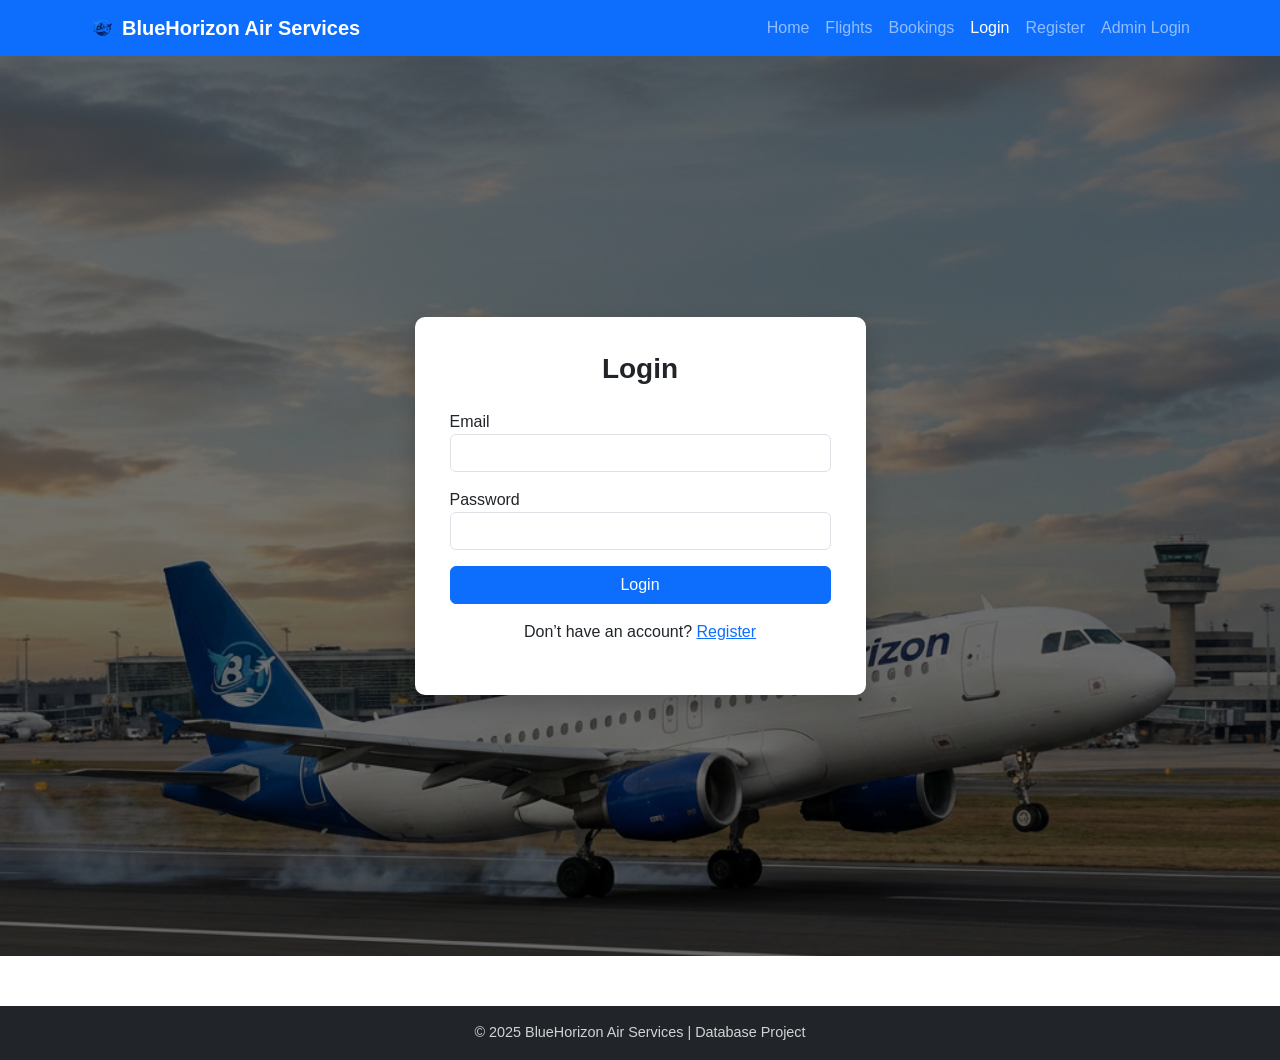
<file: public/user-dashboard.html>
<!DOCTYPE html>
<html lang="en">

<head>
    <meta charset="UTF-8">
    <title>User Dashboard</title>

    <!-- Bootstrap -->
    <link href="https://cdn.jsdelivr.net/npm/bootstrap@5.3.2/dist/css/bootstrap.min.css" rel="stylesheet">

    <!-- Bootstrap Icons -->
    <link rel="stylesheet" href="https://cdn.jsdelivr.net/npm/bootstrap-icons@1.10.0/font/bootstrap-icons.css">

    <!-- Your Main CSS -->
    <link rel="stylesheet" href="style.css">

    <!-- Add loading indicator CSS -->
    <style>
        .loading {
            opacity: 0.6;
            pointer-events: none;
        }

        .spinner-border {
            width: 1rem;
            height: 1rem;
            margin-right: 0.5rem;
        }
    </style>
</head>

<body>

    <!-- NAVBAR -->
    <nav class="navbar navbar-expand-lg navbar-dark bg-primary">
        <div class="container">
            <img src="logo2.png" alt="" class="logo-img">
            <a class="navbar-brand fw-bold" href="#">BlueHorizon Air Services</a>
            <button class="navbar-toggler" data-bs-toggle="collapse" data-bs-target="#navMenu">
                <span class="navbar-toggler-icon"></span>
            </button>

            <div class="collapse navbar-collapse" id="navMenu">
                <ul class="navbar-nav ms-auto">
                    <li class="nav-item"><a class="nav-link" href="index.html">Home</a></li>
                    <li class="nav-item"><a class="nav-link" href="searchflight.html">Flights</a></li>
                    <li class="nav-item"><a class="nav-link" href="bookings.html">Bookings</a></li>
                    <li class="nav-item"><a class="nav-link" href="login.html" id="loginNav">Login</a></li>
                    <li class="nav-item"><a class="nav-link" href="register.html" id="registerNav">Register</a></li>
                    <li class="nav-item"><a class="nav-link" href="admin-login.html">Admin Login</a></li>
                </ul>
            </div>
        </div>
    </nav>

    <!-- DASHBOARD -->
    <section class="dashboard-section py-5">
        <div class="container">

            <!-- Loading Indicator -->
            <div id="loadingIndicator" class="text-center mb-4" style="display: none;">
                <div class="spinner-border text-primary" role="status">
                    <span class="visually-hidden">Loading...</span>
                </div>
                <span>Loading dashboard...</span>
            </div>

            <!-- Error Message -->
            <div id="errorAlert" class="alert alert-danger alert-dismissible fade show" role="alert"
                style="display: none;">
                <span id="errorMessage"></span>
                <button type="button" class="btn-close" data-bs-dismiss="alert"></button>
            </div>

            <!-- USER INFO -->
            <div id="dashboardContent">
                <div class="row mb-4">
                    <div class="col-md-4">
                        <div class="dashboard-card text-center">
                            <img src="https://ui-avatars.com/api/?name=User&background=007bff&color=fff&size=120"
                                class="rounded-circle mb-3" id="userAvatar">
                            <h5 id="userName">Loading...</h5>
                            <p class="text-muted" id="userEmail">Loading...</p>
                            <p class="text-muted" id="userPhone">Loading...</p>
                            <button class="btn btn-outline-primary btn-sm mt-2" id="changePasswordBtn">
                                Change Password
                            </button>
                        </div>
                    </div>

                    <!-- QUICK STATS -->
                    <div class="col-md-8">
                        <div class="dashboard-card">
                            <h5 class="mb-3">Quick Stats</h5>
                            <div class="row text-center">
                                <div class="col-md-4 mb-3">
                                    <div class="stat-card p-3 border rounded">
                                        <h2 id="totalBookings">0</h2>
                                        <p class="text-muted mb-0">Total Bookings</p>
                                    </div>
                                </div>
                                <div class="col-md-4 mb-3">
                                    <div class="stat-card p-3 border rounded">
                                        <h2 id="completedFlights">0</h2>
                                        <p class="text-muted mb-0">Completed Flights</p>
                                    </div>
                                </div>
                                <div class="col-md-4 mb-3">
                                    <div class="stat-card p-3 border rounded">
                                        <h2 id="upcomingFlights">0</h2>
                                        <p class="text-muted mb-0">Upcoming Flights</p>
                                    </div>
                                </div>
                            </div>
                        </div>

                        <!-- QUICK ACTIONS -->
                        <div class="dashboard-card mt-4">
                            <h5 class="mb-3">Quick Actions</h5>
                            <div class="d-flex gap-3 flex-wrap">
                                <a href="searchflight.html" class="btn btn-primary">
                                    <i class="bi bi-search"></i> Search Flights
                                </a>
                                <a href="bookings.html" class="btn btn-outline-primary">
                                    <i class="bi bi-plus-circle"></i> New Booking
                                </a>
                                <button class="btn btn-outline-secondary" id="refreshBtn">
                                    <i class="bi bi-arrow-clockwise"></i> Refresh
                                </button>
                            </div>
                        </div>
                    </div>
                </div>

                <!-- ONGOING/UPCOMING BOOKINGS -->
                <div class="row mb-4">
                    <div class="col-12">
                        <div class="dashboard-card">
                            <h5 class="mb-3">Upcoming Flights</h5>
                            <div id="upcomingFlightsList">
                                <p class="text-muted">No upcoming flights</p>
                            </div>
                        </div>
                    </div>
                </div>

                <!-- FLIGHT HISTORY -->
                <div class="row">
                    <div class="col-12">
                        <div class="dashboard-card">
                            <h5 class="mb-3">Flight History</h5>
                            <div id="flightHistoryContent">
                                <p class="text-muted">Loading flight history...</p>
                            </div>
                        </div>
                    </div>
                </div>
            </div>
        </div>
    </section>

    <!-- Bootstrap -->
    <script src="https://cdn.jsdelivr.net/npm/bootstrap@5.3.2/dist/js/bootstrap.bundle.min.js"></script>

    <!-- Include login.js for navbar and auth -->
    <script src="login.js"></script>

    <!-- Dashboard JS -->
    <script src="user-dashboard.js"></script>
</body>

</html>
</file>
<file: public/style.css>
body {
    font-family: 'Segoe UI', sans-serif;
}

/* HERO SECTION */
.hero {
    background: url("Overlogo.png") center/cover no-repeat;
    height: 70vh;
    position: relative;
    /* color: rgb(25, 19, 154); */
    color: white;
    display: flex;
    align-items: center;
    font-weight: bolder;
}

.hero .container {
    padding-bottom: 150px;
}

.hero-content {
    position: relative;
    z-index: 1;
    text-align: center;
    width: 100%;
}

.hero h1 {
    font-size: 3rem;
    font-weight: bold;
}

.hero p {
    font-size: 1.2rem;
}

/* SEARCH CARD */
.search-card {
    margin-top: -60px;
    position: relative;
    z-index: 2;
}

/* FEATURES */
.features-section {
    padding: 60px 0;
    background-color: #f8f9fa;
}

.feature-card {
    padding: 25px;
    height: 100%;
    box-shadow: 0 4px 10px rgba(0, 0, 0, 0.1);
    border-radius: 8px;
}

/* FOOTER */
footer {
    background-color: #0d6efd;
    color: white;
    padding: 15px 0;
}

/* LOGO STYLING */
.logo-img {
    height: 45px;
    width: auto;
}

/* HERO LOGO */
.hero-logo {
    width: 140px;
    margin-bottom: 20px;
}

/* NAVBAR ALIGNMENT */
.navbar-brand {
    display: flex;
    align-items: center;
}

/* Navbar hover rectangle effect */
.navbar-nav .nav-link {
    position: relative;
    padding: 6px 14px;
    border-radius: 4px;
    transition: all 0.3s ease;
}

.navbar-nav .nav-link:hover {
    border: 2px solid #ffffff;
    transform: scale(1.08);
    font-weight: 600;
    transition: all 0.25s ease;
}

/* Add to your existing style.css */
.search-card {
    margin-top: -50px;
    position: relative;
    z-index: 10;
    box-shadow: 0 10px 30px rgba(0, 0, 0, 0.1);
}

.flight-card {
    transition: all 0.3s ease;
    border: 1px solid #e0e0e0;
    height: 100%;
}

.flight-card:hover {
    transform: translateY(-5px);
    box-shadow: 0 10px 25px rgba(0, 0, 0, 0.15);
    border-color: #0d6efd;
}

.flight-card .card-body {
    display: flex;
    flex-direction: column;
}

.flight-card .btn {
    align-self: flex-end;
    margin-top: auto;
}

.badge-available {
    background-color: #198754;
}

.badge-limited {
    background-color: #ffc107;
    color: #000;
}

.badge-full {
    background-color: #dc3545;
}

#loading {
    display: flex;
    flex-direction: column;
    align-items: center;
    justify-content: center;
    min-height: 200px;
}

#noResults {
    min-height: 300px;
    display: flex;
    flex-direction: column;
    align-items: center;
    justify-content: center;
}

/* Add these styles to your existing style.css */

/* Search Card Styling */
.search-card {
    margin-top: -50px;
    position: relative;
    z-index: 10;
    box-shadow: 0 10px 30px rgba(0, 0, 0, 0.1);
}

/* Flight Card Styling */
.flight-card {
    transition: all 0.3s ease;
    border: 1px solid #e0e0e0;
    height: 100%;
    margin-bottom: 20px;
}

.flight-card:hover {
    transform: translateY(-5px);
    box-shadow: 0 10px 25px rgba(0, 0, 0, 0.15);
    border-color: #0d6efd;
}

.flight-card .card-body {
    display: flex;
    flex-direction: column;
}

.flight-card .btn {
    align-self: flex-end;
    margin-top: auto;
}

/* Badge Styling */
.badge-available {
    background-color: #198754 !important;
    color: white !important;
}

.badge-limited {
    background-color: #ffc107 !important;
    color: #000 !important;
}

.badge-full {
    background-color: #dc3545 !important;
    color: white !important;
}

.badge {
    padding: 0.35em 0.65em;
    font-size: 0.75em;
    font-weight: 600;
}

/* Loading and No Results */
#loading {
    display: flex;
    flex-direction: column;
    align-items: center;
    justify-content: center;
    min-height: 200px;
}

#noResults {
    min-height: 300px;
    display: flex;
    flex-direction: column;
    align-items: center;
    justify-content: center;
}

/* Logo Styling */
.logo-img {
    height: 40px;
    width: auto;
}

/* Navbar Brand Styling */
.navbar-brand {
    display: flex;
    align-items: center;
}

/* Responsive adjustments */
@media (max-width: 768px) {
    .search-card {
        margin-top: 20px;
    }

    .d-flex.justify-content-between {
        flex-direction: column;
        gap: 15px;
    }

    .d-flex.justify-content-between .btn {
        align-self: flex-start;
    }
}



/* AUTH PAGES */

.auth-section {
    min-height: 100vh;
    padding: 80px 0;
    background-image: url("Glogo.png");
    background-size: cover;
    background-position: center;
    background-repeat: no-repeat;
    display: flex;
    align-items: center;
    position: relative;
}

/* DARK OVERLAY */
.auth-section::before {
    content: "";
    position: absolute;
    inset: 0;
    background: rgba(0, 0, 0, 0.55);
    z-index: 0;
}

/* Keep form above overlay */
.auth-section .container {
    position: relative;
    z-index: 1;
}


.auth-card {
    background: white;
    padding: 35px;
    border-radius: 10px;
    box-shadow: 0 10px 25px rgba(0, 0, 0, 0.2);
}

.auth-card h3 {
    font-weight: bold;
}

.about-section {
    background-color: #ffffff;
}

.about-section h3 {
    font-weight: 800;
    margin-bottom: 15px;
}

.about-section p {
    color: #555;
    font-size: 1.05rem;
}

.about-img {
    max-width: 85%;
    border-radius: 12px;
    box-shadow: 0 10px 25px rgba(0, 0, 0, 0.15);
}

.destinations h3 {
    font-weight: 800;
}

.destination-card {
    background: linear-gradient(135deg, #0d6efd, #003e9f);
    color: white;
    padding: 35px 20px;
    border-radius: 14px;
    font-size: 1.2rem;
    font-weight: 700;
    text-align: center;
    box-shadow: 0 8px 20px rgba(0, 0, 0, 0.2);
    transition: transform 0.3s ease, box-shadow 0.3s ease;
}

.destination-card:hover {
    transform: translateY(-8px) scale(1.04);
    box-shadow: 0 14px 30px rgba(0, 0, 0, 0.3);
}

.destination-img {
    width: 100%;
    height: 160px;
    object-fit: cover;
    border-radius: 10px;
    margin-bottom: 15px;
}

.cta-section {
    background: linear-gradient(135deg, #eaf1ff, #ffffff);
}

.cta-section h3 {
    font-weight: 800;
    margin-bottom: 10px;
}

.cta-section p {
    font-size: 1.1rem;
    color: #555;
    margin-bottom: 20px;
}

.cta-section .btn {
    font-size: 1.05rem;
    padding: 10px 28px;
    border-radius: 30px;
    transition: transform 0.25s ease, box-shadow 0.25s ease;
}

.cta-section .btn:hover {
    transform: translateY(-3px);
    box-shadow: 0 8px 20px rgba(13, 110, 253, 0.4);
}

#back {
    width: 200px !important;
    margin-bottom: 100px;
    margin-left: 120px;
    margin-top: -40px;
}

/* user DASHBOARD */

.dashboard-section {
    background-color: #f4f6fb;
    min-height: 100vh;
}

.dashboard-card {
    background: #ffffff;
    padding: 25px;
    border-radius: 12px;
    box-shadow: 0 8px 20px rgba(0, 0, 0, 0.08);
    height: 100%;
}

.booking-box {
    padding: 15px;
    background: #eaf1ff;
    border-radius: 8px;
    font-size: 1rem;
}

/* ===== FLIGHT MANAGEMENT STYLES ===== */

.flight-management {
    min-height: 80vh;
    padding: 30px 0;
    background-color: #f4f6fb;
}

/* Page Header */
.page-header {
    background: linear-gradient(135deg, #0d6efd, #003e9f);
    color: white;
    padding: 25px;
    border-radius: 15px;
    margin-bottom: 30px;
    box-shadow: 0 4px 15px rgba(13, 110, 253, 0.2);
    display: flex;
    justify-content: space-between;
    align-items: center;
}

.page-header h2 {
    color: white;
    font-weight: 700;
    margin: 0;
    font-size: 1.8rem;
}

.back-btn {
    background: rgba(255, 255, 255, 0.2);
    color: white;
    text-decoration: none;
    padding: 8px 15px;
    border-radius: 8px;
    display: flex;
    align-items: center;
    gap: 8px;
    font-weight: 500;
    transition: all 0.3s ease;
    border: 1px solid rgba(255, 255, 255, 0.3);
}

.back-btn:hover {
    background: rgba(255, 255, 255, 0.3);
    color: white;
    text-decoration: none;
    transform: translateY(-2px);
}

/* Search Section */
.search-section {
    background: white;
    padding: 25px;
    border-radius: 12px;
    box-shadow: 0 5px 15px rgba(0, 0, 0, 0.08);
    margin-bottom: 25px;
    display: flex;
    gap: 20px;
    align-items: center;
    flex-wrap: wrap;
}

.search-box {
    flex: 1;
    min-width: 300px;
}

.search-box .input-group {
    border-radius: 8px;
    overflow: hidden;
    box-shadow: 0 3px 10px rgba(0, 0, 0, 0.08);
}

.search-box input {
    border: 1px solid #dee2e6;
    border-right: none;
    padding: 12px 15px;
    font-size: 1rem;
}

.search-box input:focus {
    box-shadow: none;
    border-color: #0d6efd;
}

.search-box .btn {
    padding: 12px 25px;
    background: linear-gradient(135deg, #0d6efd, #003e9f);
    border: none;
    font-weight: 600;
    transition: all 0.3s ease;
}

.search-box .btn:hover {
    background: linear-gradient(135deg, #0b5ed7, #002d7a);
    transform: translateY(-1px);
}

.add-flight-btn {
    background: linear-gradient(135deg, #198754, #146c43);
    color: white;
    border: none;
    padding: 12px 25px;
    border-radius: 8px;
    font-weight: 600;
    display: flex;
    align-items: center;
    gap: 10px;
    transition: all 0.3s ease;
    text-decoration: none;
    white-space: nowrap;
}

.add-flight-btn:hover {
    background: linear-gradient(135deg, #146c43, #0d5132);
    color: white;
    text-decoration: none;
    transform: translateY(-2px);
    box-shadow: 0 5px 15px rgba(25, 135, 84, 0.3);
}

/* Flights Table */
.flights-table-container {
    background: white;
    border-radius: 12px;
    overflow: hidden;
    box-shadow: 0 5px 15px rgba(0, 0, 0, 0.08);
}

.flights-table-container table {
    margin-bottom: 0;
    width: 100%;
}

.flights-table-container thead {
    background: linear-gradient(135deg, #f8f9fa, #e9ecef);
}

.flights-table-container th {
    color: #495057;
    font-weight: 600;
    border: none;
    padding: 18px 15px;
    font-size: 0.95rem;
    border-bottom: 2px solid #dee2e6;
}

.flights-table-container td {
    padding: 16px 15px;
    vertical-align: middle;
    border-color: #f1f1f1;
    color: #495057;
}

.flights-table-container tbody tr {
    transition: all 0.3s ease;
    border-bottom: 1px solid #f1f1f1;
}

.flights-table-container tbody tr:hover {
    background-color: rgba(13, 110, 253, 0.04);
    transform: translateY(-1px);
    box-shadow: 0 2px 8px rgba(0, 0, 0, 0.05);
}

/* Flight Info Styling */
.flight-number {
    background: linear-gradient(135deg, #0d6efd, #003e9f);
    color: white;
    padding: 6px 12px;
    border-radius: 6px;
    font-weight: 600;
    display: inline-block;
    min-width: 70px;
    text-align: center;
}

.route-info {
    display: flex;
    align-items: center;
    gap: 10px;
}

.route-from,
.route-to {
    font-weight: 500;
}

.route-arrow {
    color: #0d6efd;
    font-weight: bold;
}

.date-info {
    display: flex;
    flex-direction: column;
    gap: 5px;
}

.date-day {
    color: #495057;
    font-weight: 500;
}

.date-month {
    color: #6c757d;
    font-size: 0.9rem;
}

.time-info {
    display: flex;
    flex-direction: column;
    gap: 5px;
}

.departure-time,
.arrival-time {
    font-weight: 500;
}

.time-separator {
    color: #6c757d;
    font-size: 0.8rem;
    text-align: center;
}

.price-info {
    color: #198754;
    font-weight: 600;
    font-size: 1.1rem;
}

/* Action Buttons */
.action-btns {
    display: flex;
    gap: 10px;
}

.btn-action {
    padding: 8px 15px;
    border-radius: 6px;
    font-size: 0.9rem;
    display: flex;
    align-items: center;
    gap: 5px;
    transition: all 0.3s ease;
    border: none;
    font-weight: 500;
}

.btn-action i {
    font-size: 0.9rem;
}

.btn-edit {
    background: rgba(13, 110, 253, 0.1);
    color: #0d6efd;
}

.btn-edit:hover {
    background: #0d6efd;
    color: white;
    transform: translateY(-2px);
    box-shadow: 0 3px 10px rgba(13, 110, 253, 0.3);
}

.btn-delete {
    background: rgba(220, 53, 69, 0.1);
    color: #dc3545;
}

.btn-delete:hover {
    background: #dc3545;
    color: white;
    transform: translateY(-2px);
    box-shadow: 0 3px 10px rgba(220, 53, 69, 0.3);
}

/* Loading State */
.loading-state {
    display: flex;
    flex-direction: column;
    align-items: center;
    justify-content: center;
    padding: 60px 20px;
    background: white;
    border-radius: 12px;
    box-shadow: 0 5px 15px rgba(0, 0, 0, 0.08);
}

.spinner-border {
    width: 3rem;
    height: 3rem;
    border-width: 0.2em;
    color: #0d6efd;
}

.loading-state p {
    margin-top: 15px;
    color: #6c757d;
    font-size: 1rem;
}

/* Empty State */
.empty-state {
    text-align: center;
    padding: 60px 20px;
    background: white;
    border-radius: 12px;
    box-shadow: 0 5px 15px rgba(0, 0, 0, 0.08);
}

.empty-state i {
    font-size: 3.5rem;
    color: #adb5bd;
    margin-bottom: 20px;
}

.empty-state h4 {
    color: #495057;
    margin-bottom: 10px;
    font-weight: 600;
}

.empty-state p {
    color: #6c757d;
    margin-bottom: 25px;
    font-size: 1rem;
}

/* Error State */
.error-state {
    text-align: center;
    padding: 40px 20px;
    background: white;
    border-radius: 12px;
    box-shadow: 0 5px 15px rgba(0, 0, 0, 0.08);
    border-left: 4px solid #dc3545;
}

.error-state i {
    font-size: 2.5rem;
    color: #dc3545;
    margin-bottom: 15px;
}

.error-state h4 {
    color: #dc3545;
    margin-bottom: 10px;
    font-weight: 600;
}

.error-state p {
    color: #6c757d;
    font-size: 1rem;
}

/* ===== FORM STYLES ===== */

.add-form-container,
.edit-form-container {
    background: white;
    border-radius: 12px;
    box-shadow: 0 5px 20px rgba(0, 0, 0, 0.1);
    margin-bottom: 25px;
    overflow: hidden;
    display: none;
}

.add-form-header,
.edit-form-header {
    background: linear-gradient(135deg, #0d6efd, #003e9f);
    color: white;
    padding: 20px 25px;
    display: flex;
    justify-content: space-between;
    align-items: center;
}

.add-form-header h4,
.edit-form-header h4 {
    color: white;
    margin: 0;
    font-weight: 600;
}

.add-form-body,
.edit-form-body {
    padding: 25px;
}

.form-row {
    display: flex;
    gap: 20px;
    margin-bottom: 20px;
}

.form-group {
    flex: 1;
}

.form-group label {
    display: block;
    margin-bottom: 8px;
    color: #495057;
    font-weight: 500;
    font-size: 0.95rem;
}

.form-group input,
.form-group select {
    width: 100%;
    padding: 12px 15px;
    border: 1px solid #dee2e6;
    border-radius: 8px;
    font-size: 1rem;
    transition: all 0.3s ease;
    background: white;
}

.form-group input:focus,
.form-group select:focus {
    border-color: #0d6efd;
    box-shadow: 0 0 0 0.2rem rgba(13, 110, 253, 0.25);
    outline: none;
}

.form-actions {
    display: flex;
    justify-content: flex-end;
    gap: 15px;
    margin-top: 25px;
    padding-top: 20px;
    border-top: 1px solid #f1f1f1;
}

.btn-cancel {
    background: #f8f9fa;
    color: #495057;
    border: 1px solid #dee2e6;
    padding: 10px 25px;
    border-radius: 8px;
    font-weight: 500;
    display: flex;
    align-items: center;
    transition: all 0.3s ease;
}

.btn-cancel:hover {
    background: #e9ecef;
    color: #212529;
    transform: translateY(-1px);
}

.btn-save {
    background: linear-gradient(135deg, #198754, #146c43);
    color: white;
    border: none;
    padding: 10px 25px;
    border-radius: 8px;
    font-weight: 500;
    display: flex;
    align-items: center;
    transition: all 0.3s ease;
}

.btn-save:hover {
    background: linear-gradient(135deg, #146c43, #0d5132);
    color: white;
    transform: translateY(-1px);
    box-shadow: 0 3px 10px rgba(25, 135, 84, 0.3);
}

.close-btn {
    background: rgba(255, 255, 255, 0.2);
    color: white;
    border: none;
    width: 32px;
    height: 32px;
    border-radius: 50%;
    display: flex;
    align-items: center;
    justify-content: center;
    cursor: pointer;
    transition: all 0.3s ease;
}

.close-btn:hover {
    background: rgba(255, 255, 255, 0.3);
    transform: rotate(90deg);
}

/* Delete Confirmation Dialog */
.confirmation-dialog {
    position: fixed;
    top: 0;
    left: 0;
    width: 100%;
    height: 100%;
    background: rgba(0, 0, 0, 0.5);
    display: flex;
    align-items: center;
    justify-content: center;
    z-index: 1000;
    display: none;
}

.confirmation-box {
    background: white;
    border-radius: 12px;
    width: 90%;
    max-width: 450px;
    overflow: hidden;
    box-shadow: 0 10px 30px rgba(0, 0, 0, 0.2);
    animation: fadeIn 0.3s ease-out;
}

.confirmation-header {
    background: linear-gradient(135deg, #dc3545, #b02a37);
    color: white;
    padding: 20px 25px;
    display: flex;
    align-items: center;
    gap: 15px;
}

.confirmation-header i {
    font-size: 1.5rem;
}

.confirmation-header h4 {
    color: white;
    margin: 0;
    font-weight: 600;
    flex: 1;
}

.confirmation-body {
    padding: 25px;
    color: #495057;
    line-height: 1.6;
}

.confirmation-body p {
    margin: 0;
    font-size: 1.05rem;
}

.confirmation-actions {
    display: flex;
    gap: 15px;
    justify-content: flex-end;
    padding: 20px 25px;
    border-top: 1px solid #f1f1f1;
}

.btn-delete-confirm {
    background: linear-gradient(135deg, #dc3545, #b02a37);
    color: white;
    border: none;
    padding: 10px 25px;
    border-radius: 8px;
    font-weight: 500;
    display: flex;
    align-items: center;
    transition: all 0.3s ease;
}

.btn-delete-confirm:hover {
    background: linear-gradient(135deg, #b02a37, #8a2530);
    color: white;
    transform: translateY(-1px);
    box-shadow: 0 3px 10px rgba(220, 53, 69, 0.3);
}

/* Success Message */
.success-message {
    position: fixed;
    top: 20px;
    right: 20px;
    background: linear-gradient(135deg, #198754, #146c43);
    color: white;
    padding: 15px 20px;
    border-radius: 8px;
    box-shadow: 0 5px 15px rgba(0, 0, 0, 0.2);
    z-index: 1001;
    display: flex;
    align-items: center;
    gap: 15px;
    max-width: 400px;
    animation: slideIn 0.3s ease-out;
    display: none;
}

.success-message i {
    font-size: 1.2rem;
}

.success-message span {
    flex: 1;
    font-weight: 500;
}

/* Animation */
@keyframes slideIn {
    from {
        transform: translateX(100%);
        opacity: 0;
    }

    to {
        transform: translateX(0);
        opacity: 1;
    }
}

@keyframes fadeIn {
    from {
        opacity: 0;
        transform: translateY(-20px);
    }

    to {
        opacity: 1;
        transform: translateY(0);
    }
}

/* Responsive Design */
@media (max-width: 768px) {
    .page-header {
        flex-direction: column;
        align-items: flex-start;
        gap: 15px;
        padding: 20px;
    }

    .search-section {
        flex-direction: column;
        align-items: stretch;
    }

    .search-box {
        min-width: 100%;
    }

    .flights-table-container {
        overflow-x: auto;
    }

    .flights-table-container table {
        min-width: 800px;
    }

    .action-btns {
        flex-direction: column;
        gap: 5px;
    }

    .btn-action {
        justify-content: center;
        padding: 8px;
    }

    .form-row {
        flex-direction: column;
        gap: 15px;
    }

    .confirmation-box {
        width: 95%;
        margin: 0 10px;
    }

    .confirmation-header {
        padding: 15px 20px;
    }

    .confirmation-body {
        padding: 20px;
    }

    .confirmation-actions {
        flex-direction: column;
    }

    .confirmation-actions .btn {
        width: 100%;
        justify-content: center;
    }

    .success-message {
        left: 20px;
        right: 20px;
        max-width: none;
    }
}

@media (max-width: 576px) {
    .page-header h2 {
        font-size: 1.5rem;
    }

    .search-box input,
    .search-box .btn,
    .add-flight-btn {
        padding: 10px 15px;
        font-size: 0.9rem;
    }

    .add-form-header,
    .edit-form-header {
        padding: 15px 20px;
    }

    .add-form-body,
    .edit-form-body {
        padding: 20px;
    }

    .form-actions {
        flex-direction: column;
    }

    .form-actions .btn {
        width: 100%;
        justify-content: center;
    }

    .price-info {
        font-size: 1rem;
    }
}

/* ===== USER MANAGEMENT STYLES ===== */

.user-management {
    min-height: 80vh;
    padding: 30px 0;
    background-color: #f4f6fb;
}

/* Page Header */
.page-header {
    background: linear-gradient(135deg, #0d6efd, #003e9f);
    color: white;
    padding: 25px;
    border-radius: 15px;
    margin-bottom: 30px;
    box-shadow: 0 4px 15px rgba(13, 110, 253, 0.2);
    display: flex;
    justify-content: space-between;
    align-items: center;
}

.page-header h2 {
    color: white;
    font-weight: 700;
    margin: 0;
    font-size: 1.8rem;
}

.back-btn {
    background: rgba(255, 255, 255, 0.2);
    color: white;
    text-decoration: none;
    padding: 8px 15px;
    border-radius: 8px;
    display: flex;
    align-items: center;
    gap: 8px;
    font-weight: 500;
    transition: all 0.3s ease;
    border: 1px solid rgba(255, 255, 255, 0.3);
}

.back-btn:hover {
    background: rgba(255, 255, 255, 0.3);
    color: white;
    text-decoration: none;
    transform: translateY(-2px);
}

/* Search Section */
.search-section {
    background: white;
    padding: 25px;
    border-radius: 12px;
    box-shadow: 0 5px 15px rgba(0, 0, 0, 0.08);
    margin-bottom: 25px;
    display: flex;
    gap: 20px;
    align-items: center;
    flex-wrap: wrap;
}

.search-box {
    flex: 1;
    min-width: 300px;
}

.search-box .input-group {
    border-radius: 8px;
    overflow: hidden;
    box-shadow: 0 3px 10px rgba(0, 0, 0, 0.08);
}

.search-box input {
    border: 1px solid #dee2e6;
    border-right: none;
    padding: 12px 15px;
    font-size: 1rem;
}

.search-box input:focus {
    box-shadow: none;
    border-color: #0d6efd;
}

.search-box .btn {
    padding: 12px 25px;
    background: linear-gradient(135deg, #0d6efd, #003e9f);
    border: none;
    font-weight: 600;
    transition: all 0.3s ease;
}

.search-box .btn:hover {
    background: linear-gradient(135deg, #0b5ed7, #002d7a);
    transform: translateY(-1px);
}

.add-user-btn {
    background: linear-gradient(135deg, #198754, #146c43);
    color: white;
    border: none;
    padding: 12px 25px;
    border-radius: 8px;
    font-weight: 600;
    display: flex;
    align-items: center;
    gap: 10px;
    transition: all 0.3s ease;
    text-decoration: none;
    white-space: nowrap;
}

.add-user-btn:hover {
    background: linear-gradient(135deg, #146c43, #0d5132);
    color: white;
    text-decoration: none;
    transform: translateY(-2px);
    box-shadow: 0 5px 15px rgba(25, 135, 84, 0.3);
}

/* Users Table */
.users-table-container {
    background: white;
    border-radius: 12px;
    overflow: hidden;
    box-shadow: 0 5px 15px rgba(0, 0, 0, 0.08);
}

.users-table-container table {
    margin-bottom: 0;
    width: 100%;
}

.users-table-container thead {
    background: linear-gradient(135deg, #f8f9fa, #e9ecef);
}

.users-table-container th {
    color: #495057;
    font-weight: 600;
    border: none;
    padding: 18px 15px;
    font-size: 0.95rem;
    border-bottom: 2px solid #dee2e6;
}

.users-table-container td {
    padding: 16px 15px;
    vertical-align: middle;
    border-color: #f1f1f1;
    color: #495057;
}

.users-table-container tbody tr {
    transition: all 0.3s ease;
    border-bottom: 1px solid #f1f1f1;
}

.users-table-container tbody tr:hover {
    background-color: rgba(13, 110, 253, 0.04);
    transform: translateY(-1px);
    box-shadow: 0 2px 8px rgba(0, 0, 0, 0.05);
}

/* Status Badges */
.status-badge {
    display: inline-block;
    padding: 6px 12px;
    border-radius: 20px;
    font-weight: 600;
    font-size: 0.85rem;
    min-width: 80px;
    text-align: center;
}

.status-active {
    background-color: rgba(25, 135, 84, 0.1);
    color: #198754;
    border: 1px solid rgba(25, 135, 84, 0.2);
}

.status-inactive {
    background-color: rgba(220, 53, 69, 0.1);
    color: #dc3545;
    border: 1px solid rgba(220, 53, 69, 0.2);
}

/* Action Buttons */
.action-btns {
    display: flex;
    gap: 10px;
}

.btn-action {
    padding: 8px 15px;
    border-radius: 6px;
    font-size: 0.9rem;
    display: flex;
    align-items: center;
    gap: 5px;
    transition: all 0.3s ease;
    border: none;
    font-weight: 500;
}

.btn-action i {
    font-size: 0.9rem;
}

.btn-edit {
    background: rgba(13, 110, 253, 0.1);
    color: #0d6efd;
}

.btn-edit:hover {
    background: #0d6efd;
    color: white;
    transform: translateY(-2px);
    box-shadow: 0 3px 10px rgba(13, 110, 253, 0.3);
}

.btn-delete {
    background: rgba(220, 53, 69, 0.1);
    color: #dc3545;
}

.btn-delete:hover {
    background: #dc3545;
    color: white;
    transform: translateY(-2px);
    box-shadow: 0 3px 10px rgba(220, 53, 69, 0.3);
}

/* Date Formatting */
.date-cell {
    color: #6c757d;
    font-size: 0.9rem;
    white-space: nowrap;
}

/* Loading State */
.loading-state {
    display: flex;
    flex-direction: column;
    align-items: center;
    justify-content: center;
    padding: 60px 20px;
    background: white;
    border-radius: 12px;
    box-shadow: 0 5px 15px rgba(0, 0, 0, 0.08);
}

.spinner-border {
    width: 3rem;
    height: 3rem;
    border-width: 0.2em;
    color: #0d6efd;
}

.loading-state p {
    margin-top: 15px;
    color: #6c757d;
    font-size: 1rem;
}

/* Empty State */
.empty-state {
    text-align: center;
    padding: 60px 20px;
    background: white;
    border-radius: 12px;
    box-shadow: 0 5px 15px rgba(0, 0, 0, 0.08);
}

.empty-state i {
    font-size: 3.5rem;
    color: #adb5bd;
    margin-bottom: 20px;
}

.empty-state h4 {
    color: #495057;
    margin-bottom: 10px;
    font-weight: 600;
}

.empty-state p {
    color: #6c757d;
    margin-bottom: 25px;
    font-size: 1rem;
}

/* Error State */
.error-state {
    text-align: center;
    padding: 40px 20px;
    background: white;
    border-radius: 12px;
    box-shadow: 0 5px 15px rgba(0, 0, 0, 0.08);
    border-left: 4px solid #dc3545;
}

.error-state i {
    font-size: 2.5rem;
    color: #dc3545;
    margin-bottom: 15px;
}

.error-state h4 {
    color: #dc3545;
    margin-bottom: 10px;
    font-weight: 600;
}

.error-state p {
    color: #6c757d;
    font-size: 1rem;
}

/* Responsive Design */
@media (max-width: 768px) {
    .page-header {
        flex-direction: column;
        align-items: flex-start;
        gap: 15px;
        padding: 20px;
    }

    .search-section {
        flex-direction: column;
        align-items: stretch;
    }

    .search-box {
        min-width: 100%;
    }

    .users-table-container {
        overflow-x: auto;
    }

    .users-table-container table {
        min-width: 800px;
    }

    .action-btns {
        flex-direction: column;
        gap: 5px;
    }

    .btn-action {
        justify-content: center;
        padding: 8px;
    }
}

@media (max-width: 576px) {
    .page-header h2 {
        font-size: 1.5rem;
    }

    .search-box input,
    .search-box .btn,
    .add-user-btn {
        padding: 10px 15px;
        font-size: 0.9rem;
    }

    .status-badge {
        padding: 4px 8px;
        font-size: 0.8rem;
        min-width: 70px;
    }

    .date-cell {
        font-size: 0.8rem;
    }
}

/* Footer */
footer {
    margin-top: 50px;
    padding: 20px 0;
    background: #212529;
    color: white;
}

footer p {
    margin: 0;
    font-size: 0.9rem;
    color: rgba(255, 255, 255, 0.8);
}

/* Animation */
@keyframes fadeIn {
    from {
        opacity: 0;
        transform: translateY(10px);
    }

    to {
        opacity: 1;
        transform: translateY(0);
    }
}

.users-table-container tbody tr {
    animation: fadeIn 0.3s ease-out forwards;
}

/* ===== FORM STYLES ===== */

.add-form-container,
.edit-form-container {
    background: white;
    border-radius: 12px;
    box-shadow: 0 5px 20px rgba(0, 0, 0, 0.1);
    margin-bottom: 25px;
    overflow: hidden;
    display: none;
}

.add-form-header,
.edit-form-header {
    background: linear-gradient(135deg, #0d6efd, #003e9f);
    color: white;
    padding: 20px 25px;
    display: flex;
    justify-content: space-between;
    align-items: center;
}

.add-form-header h4,
.edit-form-header h4 {
    color: white;
    margin: 0;
    font-weight: 600;
}

.add-form-body,
.edit-form-body {
    padding: 25px;
}

.form-row {
    display: flex;
    gap: 20px;
    margin-bottom: 20px;
}

.form-group {
    flex: 1;
}

.form-group label {
    display: block;
    margin-bottom: 8px;
    color: #495057;
    font-weight: 500;
    font-size: 0.95rem;
}

.form-group input,
.form-group select {
    width: 100%;
    padding: 12px 15px;
    border: 1px solid #dee2e6;
    border-radius: 8px;
    font-size: 1rem;
    transition: all 0.3s ease;
    background: white;
}

.form-group input:focus,
.form-group select:focus {
    border-color: #0d6efd;
    box-shadow: 0 0 0 0.2rem rgba(13, 110, 253, 0.25);
    outline: none;
}

.form-actions {
    display: flex;
    justify-content: flex-end;
    gap: 15px;
    margin-top: 25px;
    padding-top: 20px;
    border-top: 1px solid #f1f1f1;
}

.btn-cancel {
    background: #f8f9fa;
    color: #495057;
    border: 1px solid #dee2e6;
    padding: 10px 25px;
    border-radius: 8px;
    font-weight: 500;
    display: flex;
    align-items: center;
    transition: all 0.3s ease;
}

.btn-cancel:hover {
    background: #e9ecef;
    color: #212529;
    transform: translateY(-1px);
}

.btn-save {
    background: linear-gradient(135deg, #198754, #146c43);
    color: white;
    border: none;
    padding: 10px 25px;
    border-radius: 8px;
    font-weight: 500;
    display: flex;
    align-items: center;
    transition: all 0.3s ease;
}

.btn-save:hover {
    background: linear-gradient(135deg, #146c43, #0d5132);
    color: white;
    transform: translateY(-1px);
    box-shadow: 0 3px 10px rgba(25, 135, 84, 0.3);
}

.close-btn {
    background: rgba(255, 255, 255, 0.2);
    color: white;
    border: none;
    width: 32px;
    height: 32px;
    border-radius: 50%;
    display: flex;
    align-items: center;
    justify-content: center;
    cursor: pointer;
    transition: all 0.3s ease;
}

.close-btn:hover {
    background: rgba(255, 255, 255, 0.3);
    transform: rotate(90deg);
}

/* Delete Confirmation Dialog */
.confirmation-dialog {
    position: fixed;
    top: 0;
    left: 0;
    width: 100%;
    height: 100%;
    background: rgba(0, 0, 0, 0.5);
    display: flex;
    align-items: center;
    justify-content: center;
    z-index: 1000;
    display: none;
}

.confirmation-box {
    background: white;
    border-radius: 12px;
    width: 90%;
    max-width: 450px;
    overflow: hidden;
    box-shadow: 0 10px 30px rgba(0, 0, 0, 0.2);
    animation: fadeIn 0.3s ease-out;
}

.confirmation-header {
    background: linear-gradient(135deg, #dc3545, #b02a37);
    color: white;
    padding: 20px 25px;
    display: flex;
    align-items: center;
    gap: 15px;
}

.confirmation-header i {
    font-size: 1.5rem;
}

.confirmation-header h4 {
    color: white;
    margin: 0;
    font-weight: 600;
    flex: 1;
}

.confirmation-body {
    padding: 25px;
    color: #495057;
    line-height: 1.6;
}

.confirmation-body p {
    margin: 0;
    font-size: 1.05rem;
}

.confirmation-actions {
    display: flex;
    gap: 15px;
    justify-content: flex-end;
    padding: 20px 25px;
    border-top: 1px solid #f1f1f1;
}

.btn-delete-confirm {
    background: linear-gradient(135deg, #dc3545, #b02a37);
    color: white;
    border: none;
    padding: 10px 25px;
    border-radius: 8px;
    font-weight: 500;
    display: flex;
    align-items: center;
    transition: all 0.3s ease;
}

.btn-delete-confirm:hover {
    background: linear-gradient(135deg, #b02a37, #8a2530);
    color: white;
    transform: translateY(-1px);
    box-shadow: 0 3px 10px rgba(220, 53, 69, 0.3);
}

/* Success Message */
.success-message {
    position: fixed;
    top: 20px;
    right: 20px;
    background: linear-gradient(135deg, #198754, #146c43);
    color: white;
    padding: 15px 20px;
    border-radius: 8px;
    box-shadow: 0 5px 15px rgba(0, 0, 0, 0.2);
    z-index: 1001;
    display: flex;
    align-items: center;
    gap: 15px;
    max-width: 400px;
    animation: slideIn 0.3s ease-out;
    display: none;
}

.success-message i {
    font-size: 1.2rem;
}

.success-message span {
    flex: 1;
    font-weight: 500;
}

/* Animation */
@keyframes slideIn {
    from {
        transform: translateX(100%);
        opacity: 0;
    }

    to {
        transform: translateX(0);
        opacity: 1;
    }
}

@keyframes fadeIn {
    from {
        opacity: 0;
        transform: translateY(-20px);
    }

    to {
        opacity: 1;
        transform: translateY(0);
    }
}

/* Responsive Design for Forms */
@media (max-width: 768px) {
    .form-row {
        flex-direction: column;
        gap: 15px;
    }

    .confirmation-box {
        width: 95%;
        margin: 0 10px;
    }

    .confirmation-header {
        padding: 15px 20px;
    }

    .confirmation-body {
        padding: 20px;
    }

    .confirmation-actions {
        flex-direction: column;
    }

    .confirmation-actions .btn {
        width: 100%;
        justify-content: center;
    }

    .success-message {
        left: 20px;
        right: 20px;
        max-width: none;
    }
}

@media (max-width: 576px) {

    .add-form-header,
    .edit-form-header {
        padding: 15px 20px;
    }

    .add-form-body,
    .edit-form-body {
        padding: 20px;
    }

    .form-actions {
        flex-direction: column;
    }

    .form-actions .btn {
        width: 100%;
        justify-content: center;
    }
}
</file>
